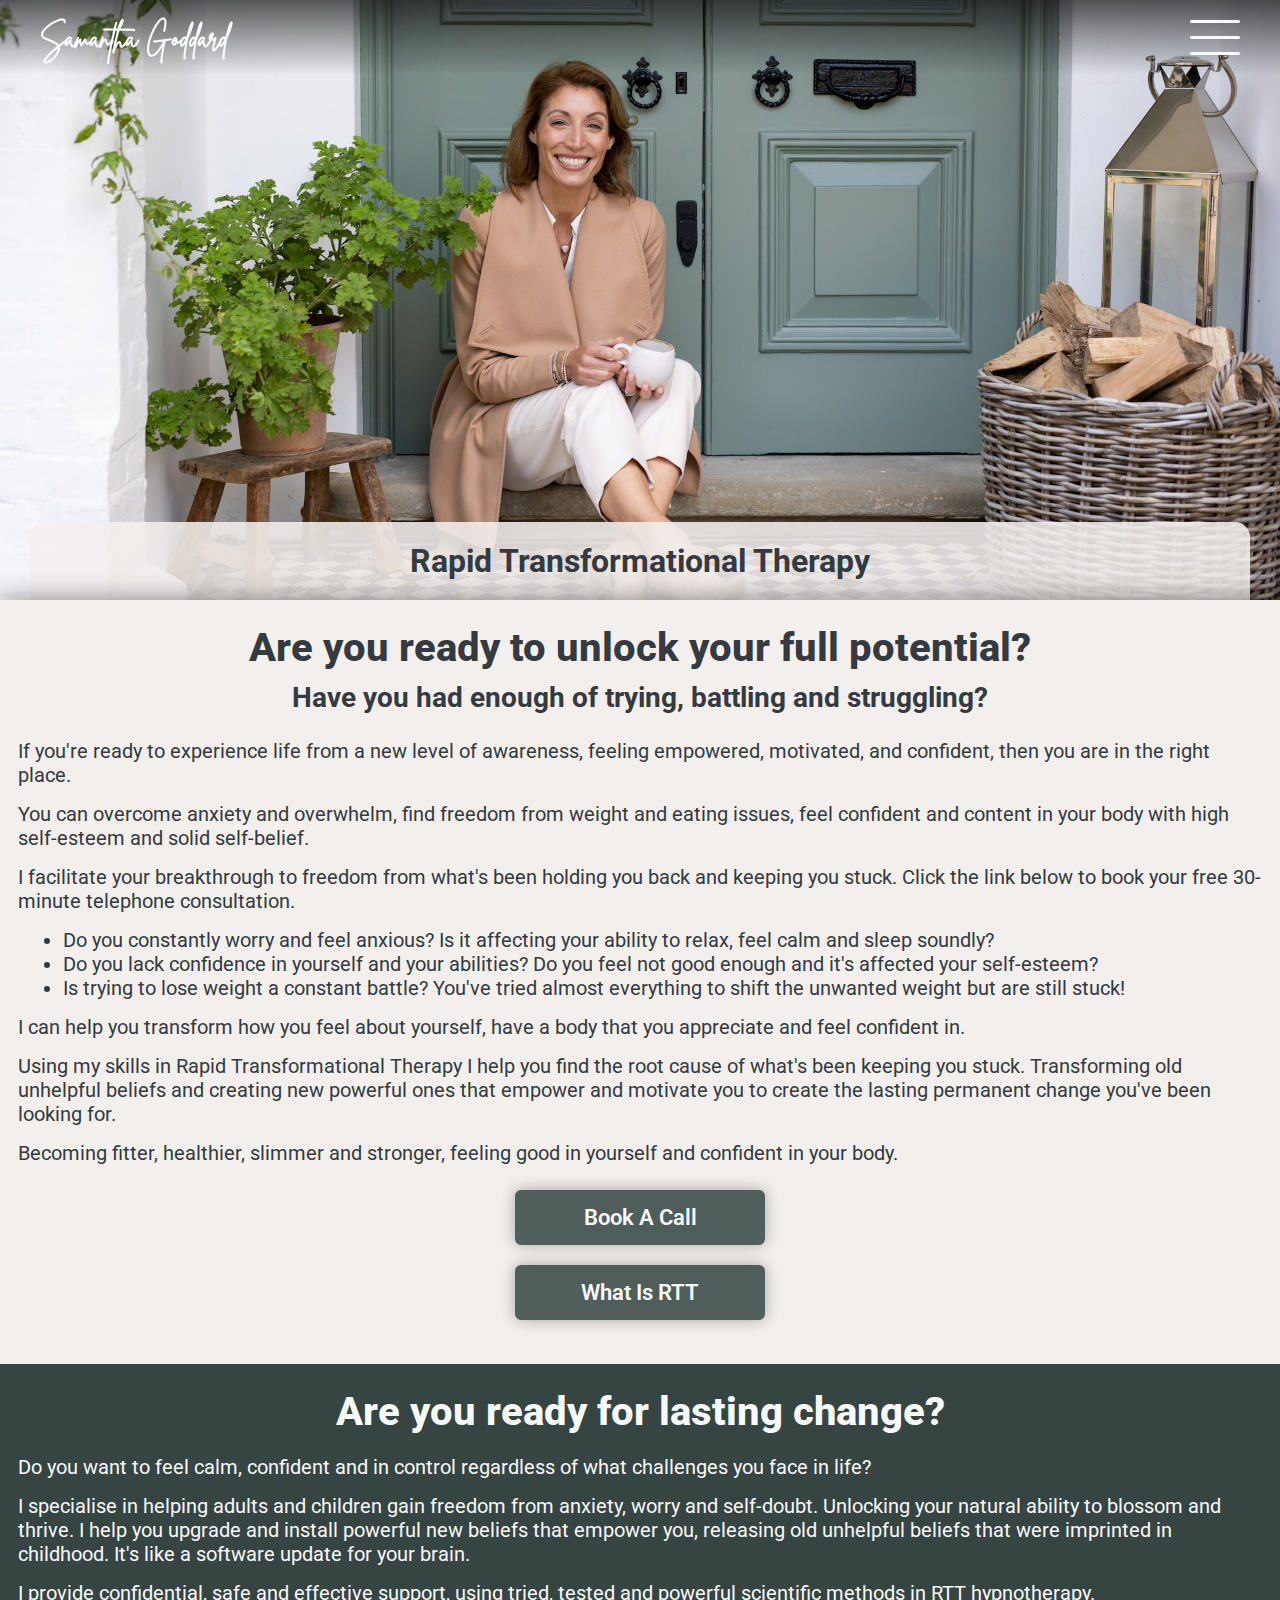
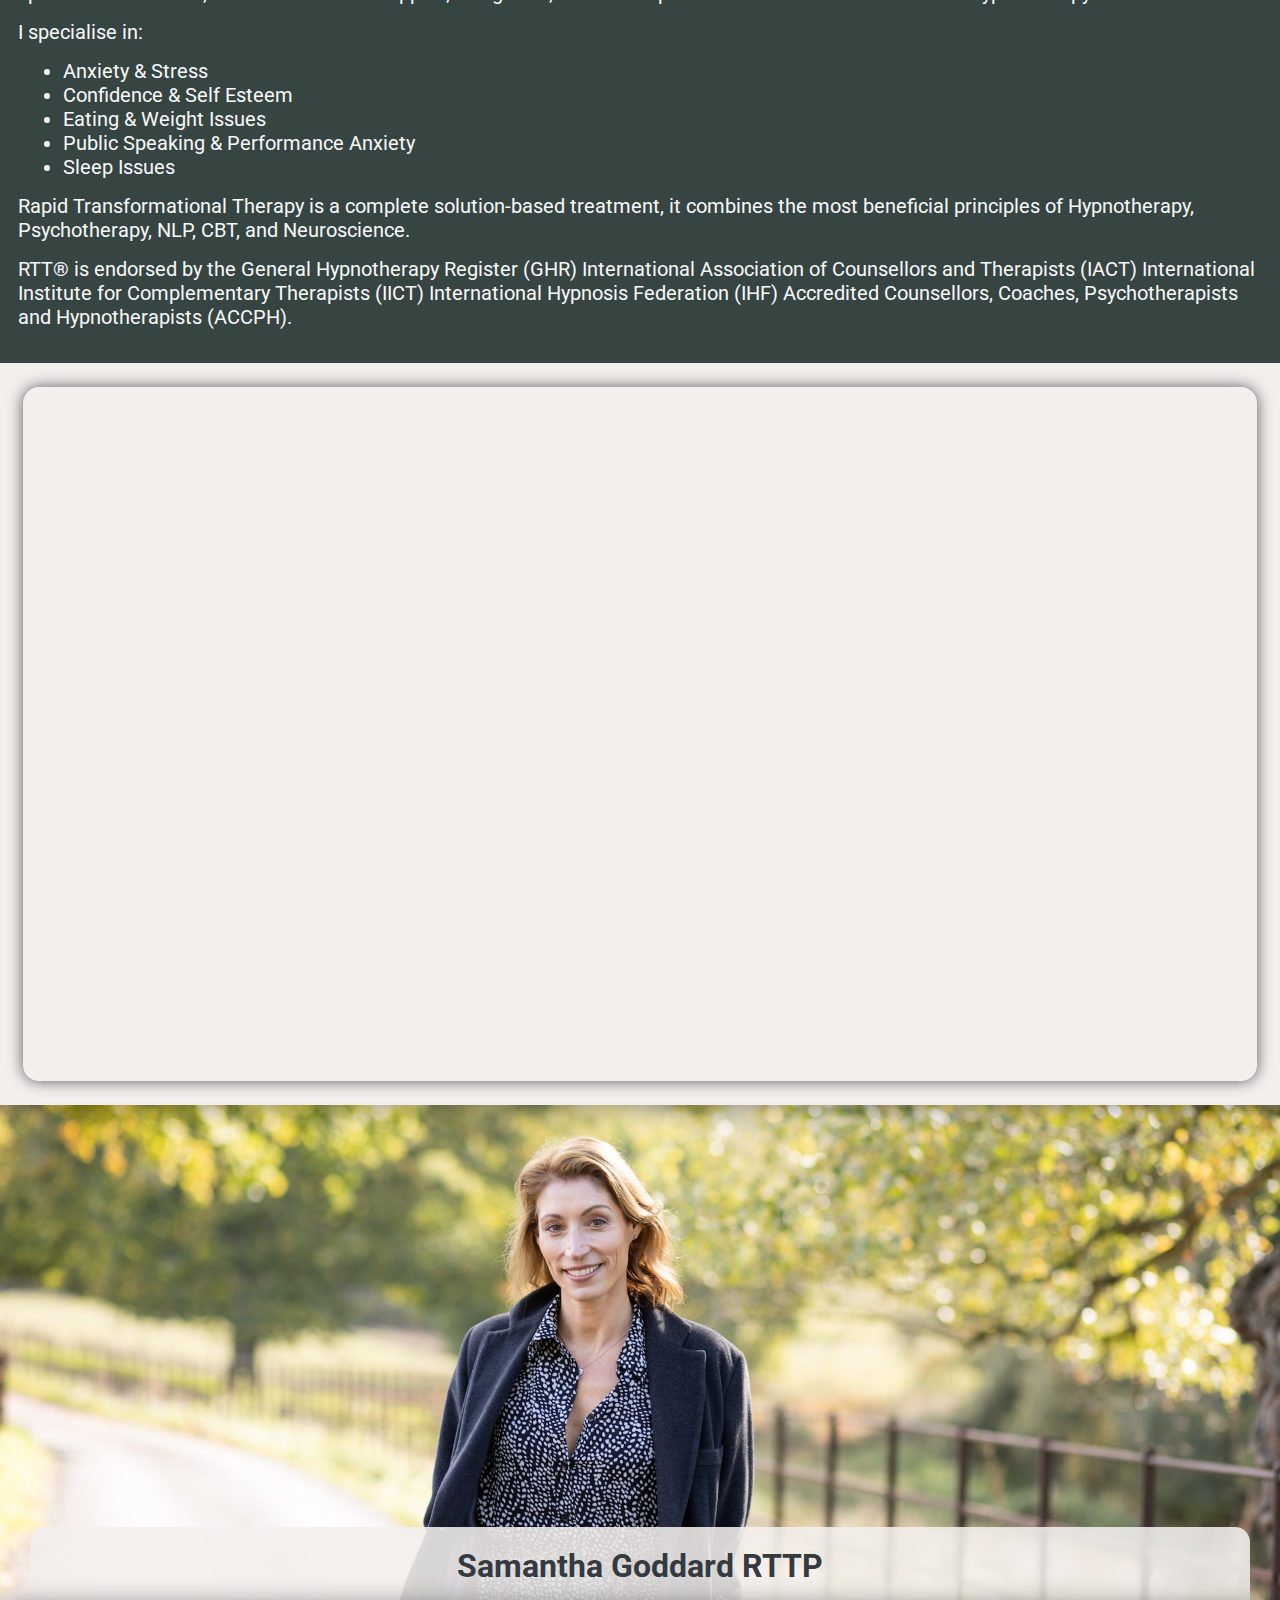
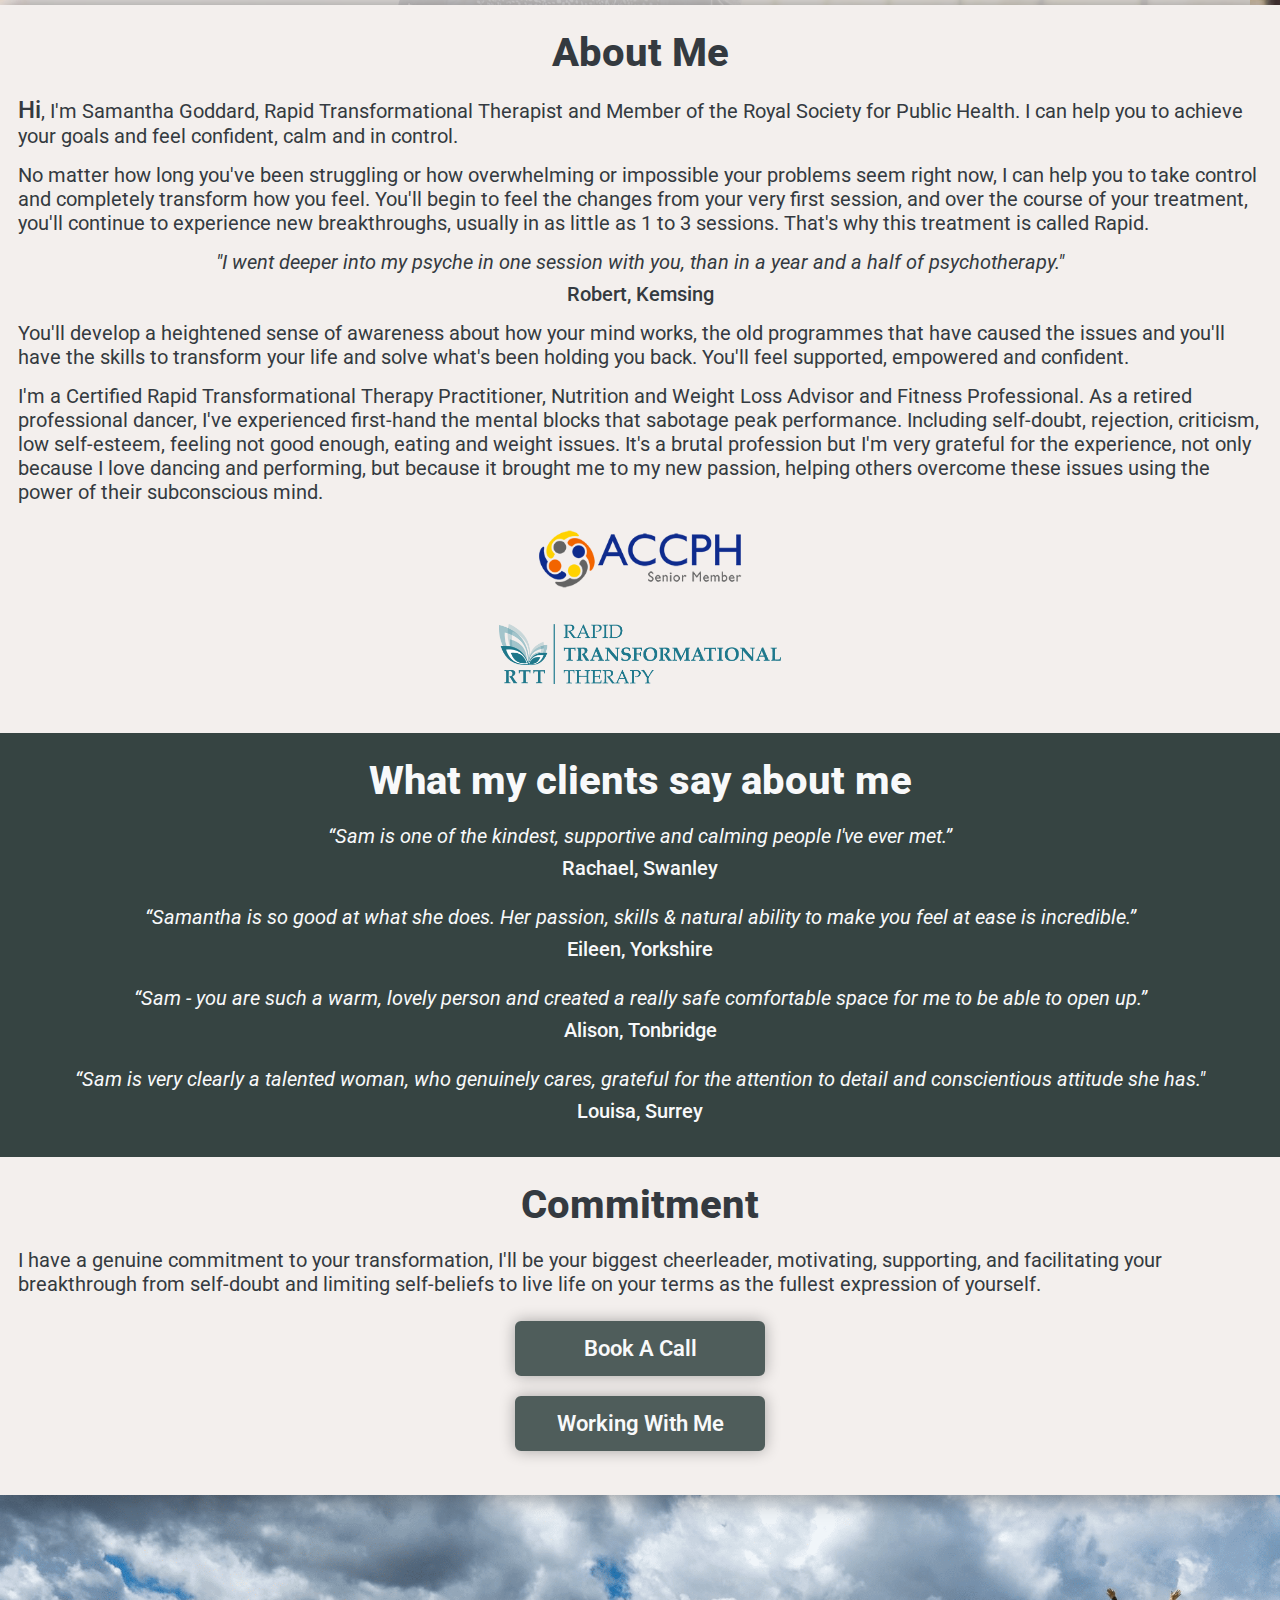
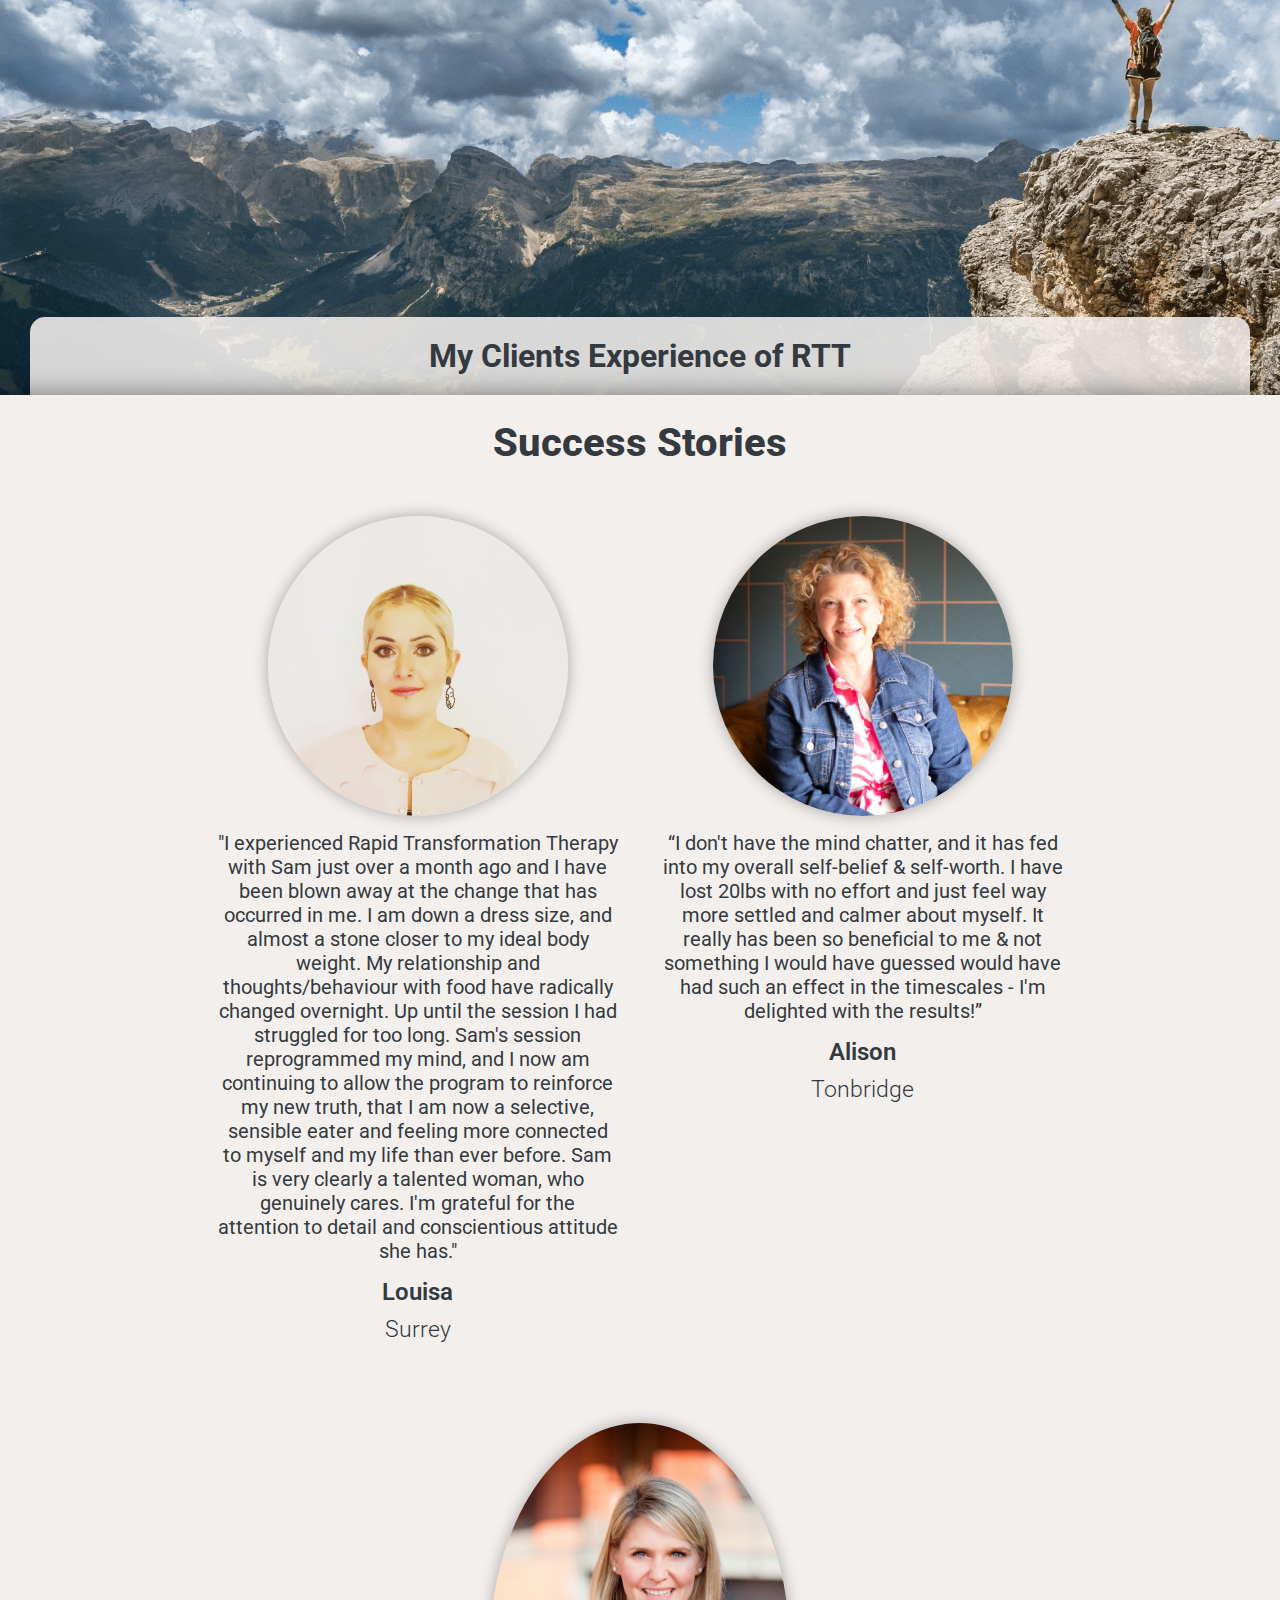
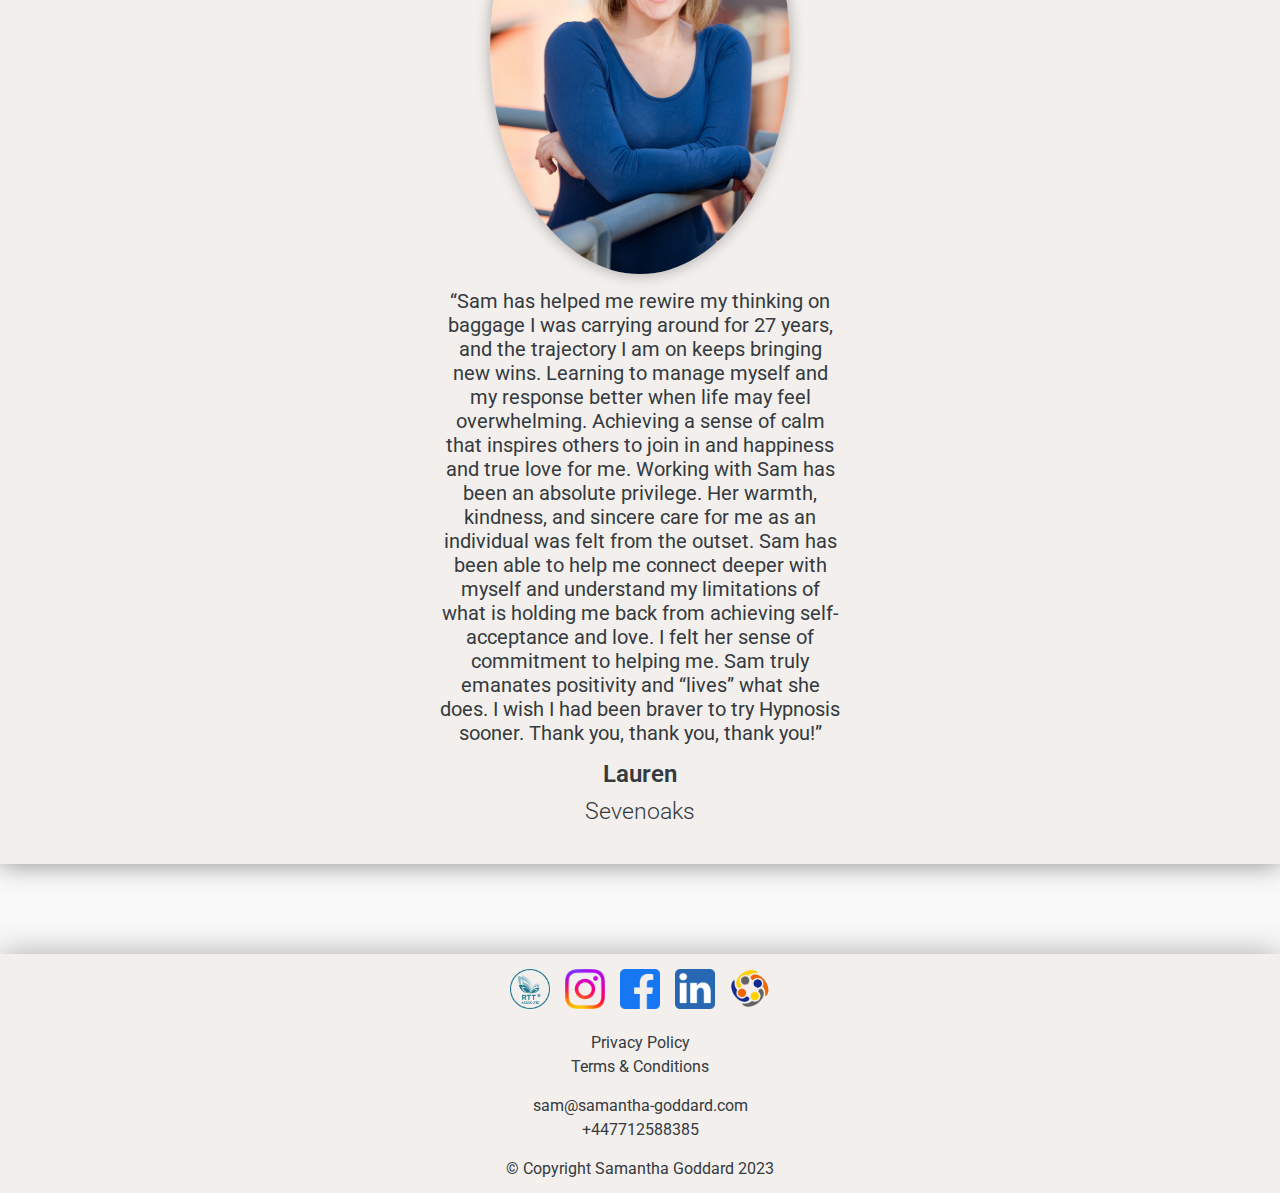
<file: index.html>
<!DOCTYPE html>
<html lang="en">
<head>
    <meta charset="UTF-8">
    <meta name="viewport" content="width=device-width, initial-scale=1.0">
    <title>Samantha Goddard | Rapid Transformational Therapist</title>
    <link rel="icon" type="image/x-icon" href="./img/favicon.ico">
    <link rel="stylesheet" href="./css/style.css">
</head>
<body>
    <nav class="navbar">
        <div class="nav-item">
            <a href="#">
                <h1 class="logo">Samantha Goddard</h1>
            </a>
        </div>
        <div class="nav-item">
            <div class="menu">
                <div class="menu-wrapper">
                    <span></span>
                    <span></span>
                    <span></span>
                </div>
                <div class="dropdown-container">
                    <ul class="dropdown">
                        <li><a href="#">Home</a></li>
                        <li><a href="./pages/whatisrtt.html">What Is RTT</a></li>
                        <li><a href="./pages/workingwithme.html">Working With Me</a></li>
                        <li><a href="./pages/audios.html">Audios</a></li>
                        <li><a href="./pages/contact.html">Contact</a></li>
                    </ul>
                </div>
            </div>
        </div>
    </nav>

    <div class="hero">
        <div class="text-container">
            <h1>Rapid Transformational Therapy</h1>
        </div>
    </div>
    
    <div class="section-container">
        <section>
            <h1 class="title">Are you ready to unlock your full potential?</h1>
            <h3 class="subtitle">Have you had enough of trying, battling and struggling?</h3>
            <div class="content">
                <p>If you're ready to experience life from a new level of awareness, feeling empowered, motivated, and confident, then you are in the right place.</p>
                <p>You can overcome anxiety and overwhelm, find freedom from weight and eating issues, feel confident and content in your body with high self-esteem and solid self-belief.</p>
                <p>I facilitate your breakthrough to freedom from what's been holding you back and keeping you stuck. Click the link below to book your free 30-minute telephone consultation.</p>
                <ul>
                    <li>Do you constantly worry and feel anxious? Is it affecting your ability to relax, feel calm and sleep soundly?</li>
                    <li>Do you lack confidence in yourself and your abilities? Do you feel not good enough and it's affected your self-esteem?</li>
                    <li>Is trying to lose weight a constant battle? You've tried almost everything to shift the unwanted weight but are still stuck!</li>
                </ul>
                <p>I can help you transform how you feel about yourself, have a body that you appreciate and feel confident in.</p>
                <p>Using my skills in Rapid Transformational Therapy I help you find the root cause of what's been keeping you stuck. Transforming old unhelpful beliefs and creating new powerful ones that empower and motivate you to create the lasting permanent change you've been looking for.</p>
                <p>Becoming fitter, healthier, slimmer and stronger, feeling good in yourself and confident in your body.</p>
                <div class="button-container">
                    <a href="https://app.10to8.com/book/speaktosam/" target="_blank">
                        <button type="button">Book A Call</button>
                    </a>
                    <a href="#home">
                        <button type="button">What Is RTT</button>
                    </a>
                </div>
            </div>
        </section>
        <section>
            <h1 class="title">Are you ready for lasting change?</h1>
            <div class="content">
                <p>Do you want to feel calm, confident and in control regardless of what challenges you face in life?</p>
                <p>I specialise in helping adults and children gain freedom from anxiety, worry and self-doubt. Unlocking your natural ability to blossom and thrive. I help you upgrade and install powerful new beliefs that empower you, releasing old unhelpful beliefs that were imprinted in childhood. It's like a software update for your brain.</p>
                <p>I provide confidential, safe and effective support, using tried, tested and powerful scientific methods in RTT hypnotherapy.</p>
                <p>I specialise in:</p>
                <ul>
                    <li>Anxiety &amp; Stress</li>
                    <li>Confidence &amp; Self Esteem</li>
                    <li>Eating &amp; Weight Issues</li>
                    <li>Public Speaking &amp; Performance Anxiety</li>
                    <li>Sleep Issues</li>
                </ul>
                <p>Rapid Transformational Therapy is a complete solution-based treatment, it combines the most beneficial principles of Hypnotherapy, Psychotherapy, NLP, CBT, and Neuroscience.</p>
                <p>RTT® is endorsed by the General Hypnotherapy Register (GHR) International Association of Counsellors and Therapists (IACT) International Institute for Complementary Therapists (IICT) International Hypnosis Federation (IHF) Accredited Counsellors, Coaches, Psychotherapists and Hypnotherapists (ACCPH).</p>
            </div>
        </section>
        <section>
            <div class="video-container">
                <iframe src="https://www.youtube.com/embed/h0vOz2r0TqY?controls=0&showinfo=0" frameborder="0" allow="accelerometer; autoplay; encrypted-media; gyroscope; picture-in-picture" allowfullscreen=""></iframe>
            </div>
        </section>
    </div>
    
    <div class="about">
        <div class="text-container">
            <h1>Samantha Goddard RTTP</h1>
        </div>
    </div>
    
    <div class="section-container">
        <section>
            <h1 class="title">About Me</h1>
            <div class="content">
                <p><big>Hi</big>, I'm Samantha Goddard, Rapid Transformational Therapist and Member of the Royal Society for Public Health. I can help you to achieve your goals and feel confident, calm and in control.</p>
                <p>No matter how long you've been struggling or how overwhelming or impossible your problems seem right now, I can help you to take control and completely transform how you feel. You'll begin to feel the changes from your very first session, and over the course of your treatment, you'll continue to experience new breakthroughs, usually in as little as 1 to 3 sessions. That's why this treatment is called Rapid.</p>
                <div class="comment-container">
                    <div class="comment">
                        <p><i>"I went deeper into my psyche in one session with you, than in a year and a half of psychotherapy."</i></p>
                        <b>Robert, Kemsing</b>
                    </div>
                </div>
                <p>You'll develop a heightened sense of awareness about how your mind works, the old programmes that have caused the issues and you'll have the skills to transform your life and solve what's been holding you back. You'll feel supported, empowered and confident.</p>
                <p>I'm a Certified Rapid Transformational Therapy Practitioner, Nutrition and Weight Loss Advisor and Fitness Professional. As a retired professional dancer, I've experienced first-hand the mental blocks that sabotage peak performance. Including self-doubt, rejection, criticism, low self-esteem, feeling not good enough, eating and weight issues. It's a brutal profession but I'm very grateful for the experience, not only because I love dancing and performing, but because it brought me to my new passion, helping others overcome these issues using the power of their subconscious mind.</p>
                <div class="logo-container">
                    <a href="https://www.accph.org.uk/england/sevenoaks/therapists-and-coaches/samantha-goddard" target="_blank">
                        <img src="./img/accph-senior-member-logo.png" alt="ACCPH">
                    </a>
                    <a href="https://professionals.rtt.com/professionals/samantha-goddard/" target="_blank">
                        <img src="./img/rtt-logo.png" alt="Rapid Transformational Therapy">
                    </a>
                </div>
            </div>
        </section>
        <section>
            <h1 class="title">What my clients say about me</h1>
            <div class="content">
                <div class="comment-container">
                    <div class="comment">
                        <p><i>“Sam is one of the kindest, supportive and calming people I've ever met.”</i></p>
                        <b>Rachael, Swanley</b>
                    </div>
                    <div class="comment">
                        <p><i>“Samantha is so good at what she does. Her passion, skills &amp; natural ability to make you feel at ease is incredible.”</i></p>
                        <b>Eileen, Yorkshire</b>
                    </div>
                    <div class="comment">
                        <p><i>“Sam - you are such a warm, lovely person and created a really safe comfortable space for me to be able to open up.”</i></p>
                        <b>Alison, Tonbridge</b>
                    </div>
                    <div class="comment">
                        <p><i>“Sam is very clearly a talented woman, who genuinely cares, grateful for the attention to detail and conscientious attitude she has."</i></p>
                        <b>Louisa, Surrey</b>
                    </div>
                </div>
            </div>
        </section>
        <section>
            <h1 class="title">Commitment</h1>
            <div class="content">
                <p>I have a genuine commitment to your transformation, I'll be your biggest cheerleader, motivating, supporting, and facilitating your breakthrough from self-doubt and limiting self-beliefs to live life on your terms as the fullest expression of yourself.</p>
                <div class="button-container">
                    <a href="https://app.10to8.com/book/speaktosam/" target="_blank">
                        <button type="button" class="button">Book A Call</button>
                    </a>
                    <a href="./workingwithme">
                        <button type="button" class="button">Working With Me</button>
                    </a>
                </div>
            </div>
        </section>
    </div>
    
    <div class="successstories">
        <div class="text-container">
            <h1>My Clients Experience of RTT</h1>
        </div>
    </div>
    
    <div class="section-container">
        <section>
            <h1 class="title">Success Stories</h1>
            <div class="content">
                <div class="success-story-container">
                    <div class="success-story-item">
                        <img src="./img/louisa.jpg" alt="Louisa">
                        <p>"I experienced Rapid Transformation Therapy with Sam just over a month ago and I have been blown away at the change that has occurred in me. I am down a dress size, and almost a stone closer to my ideal body weight. My relationship and thoughts/behaviour with food have radically changed overnight. Up until the session I had struggled for too long. Sam's session reprogrammed my mind, and I now am continuing to allow the program to reinforce my new truth, that I am now a selective, sensible eater and feeling more connected to myself and my life than ever before. Sam is very clearly a talented woman, who genuinely cares. I'm grateful for the attention to detail and conscientious attitude she has."</p>
                        <p class="name">Louisa</p>
                        <p class="location">Surrey</p>
                    </div>
                    <div class="success-story-item">
                        <img src="./img/alison.jpg" alt="Alison">
                        <p>“I don't have the mind chatter, and it has fed into my overall self-belief &amp; self-worth. I have lost 20lbs with no effort and just feel way more settled and calmer about myself. It really has been so beneficial to me &amp; not something I would have guessed would have had such an effect in the timescales - I'm delighted with the results!”</p>
                        <p class="name">Alison</p>
                        <p class="location">Tonbridge</p>
                    </div>
                    <div class="success-story-item">
                        <img src="./img/lauren.jpeg" alt="Lauren">
                        <p>“Sam has helped me rewire my thinking on baggage I was carrying around for 27 years, and the trajectory I am on keeps bringing new wins. Learning to manage myself and my response better when life may feel overwhelming. Achieving a sense of calm that inspires others to join in and happiness and true love for me. Working with Sam has been an absolute privilege. Her warmth, kindness, and sincere care for me as an individual was felt from the outset. Sam has been able to help me connect deeper with myself and understand my limitations of what is holding me back from achieving self-acceptance and love. I felt her sense of commitment to helping me. Sam truly emanates positivity and “lives” what she does. I wish I had been braver to try Hypnosis sooner. Thank you, thank you, thank you!”</p>
                        <p class="name">Lauren</p>
                        <p class="location">Sevenoaks</p>
                    </div>
                </div>
            </div>
        </section>
    </div>

    <footer>
        <div class="footer-main-wrapper">
            <div class="footer-item-socials">
                <ul class="socials">
                    <li>
                        <a href="https://professionals.rtt.com/professionals/samantha-goddard/" target="_blank">
                            <img src="./img/rtt-associate-logo.png" alt="RTT">
                        </a>
                    </li>
                    <li>
                        <a href="https://www.instagram.com/samantha.goddard/" target="_blank">
                            <img src="./img/instagram.png" alt="Instagram">
                        </a>
                    </li>
                    <li>
                        <a href="https://www.facebook.com/samanthagoddardRTTP" target="_blank">
                            <img src="./img/facebook.png" alt="Instagram">
                        </a>
                    </li>
                    <li>
                        <a href="https://www.linkedin.com/in/samanthagoddardrtt" target="_blank">
                            <img src="./img/linkedin.png" alt="Instagram">
                        </a>
                    </li>
                    <li>
                        <a href="https://www.accph.org.uk/england/sevenoaks/therapists-and-coaches/samantha-goddard"
                            target="_blank">
                            <img src="./img/accph-logo.png" alt="ACCPH">
                        </a>
                    </li>
                </ul>
            </div>
            <div class="footer-item">
                <ul class="info">
                    <li>
                        <a href="#">Privacy Policy</a>
                    </li>
                    <li>
                        <a href="https://form.jotform.com/SamGoddard/consent-form" target="_blank">Terms &amp; Conditions</a>
                    </li>
                </ul>
            </div>
            <div class="footer-item">
                <ul>
                    <li><a href="mailto:sam@samantha-goddard.com">sam@samantha-goddard.com</a></li>
                    <li><a href="tel:+447712588385">+447712588385</a></li>
                </ul>
            </div>
            <p>&copy; Copyright Samantha Goddard 2023</p>
        </div>
    
        <!-- <div class="container">
            <div class="row">
                <div class="footer-col">
                <h4>company</h4>
                <ul>
                    <li><a href="#">about us</a></li>
                    <li><a href="#">our services</a></li>
                    <li><a href="#">privacy policy</a></li>
                    <li><a href="#">affiliate program</a></li>
                </ul>
                </div>
                <div class="footer-col">
                <h4>get help</h4>
                <ul>
                    <li><a href="#">FAQ</a></li>
                    <li><a href="#">shipping</a></li>
                    <li><a href="#">returns</a></li>
                    <li><a href="#">order status</a></li>
                    <li><a href="#">payment options</a></li>
                </ul>
                </div>
                <div class="footer-col">
                <h4>online shop</h4>
                <ul>
                    <li><a href="#">watch</a></li>
                    <li><a href="#">bag</a></li>
                    <li><a href="#">shoes</a></li>
                    <li><a href="#">dress</a></li>
                </ul>
                </div>
            </div>
            </div> -->
    </footer>

    <script src="./js/script.js"></script>
</body>
</html>
</file>
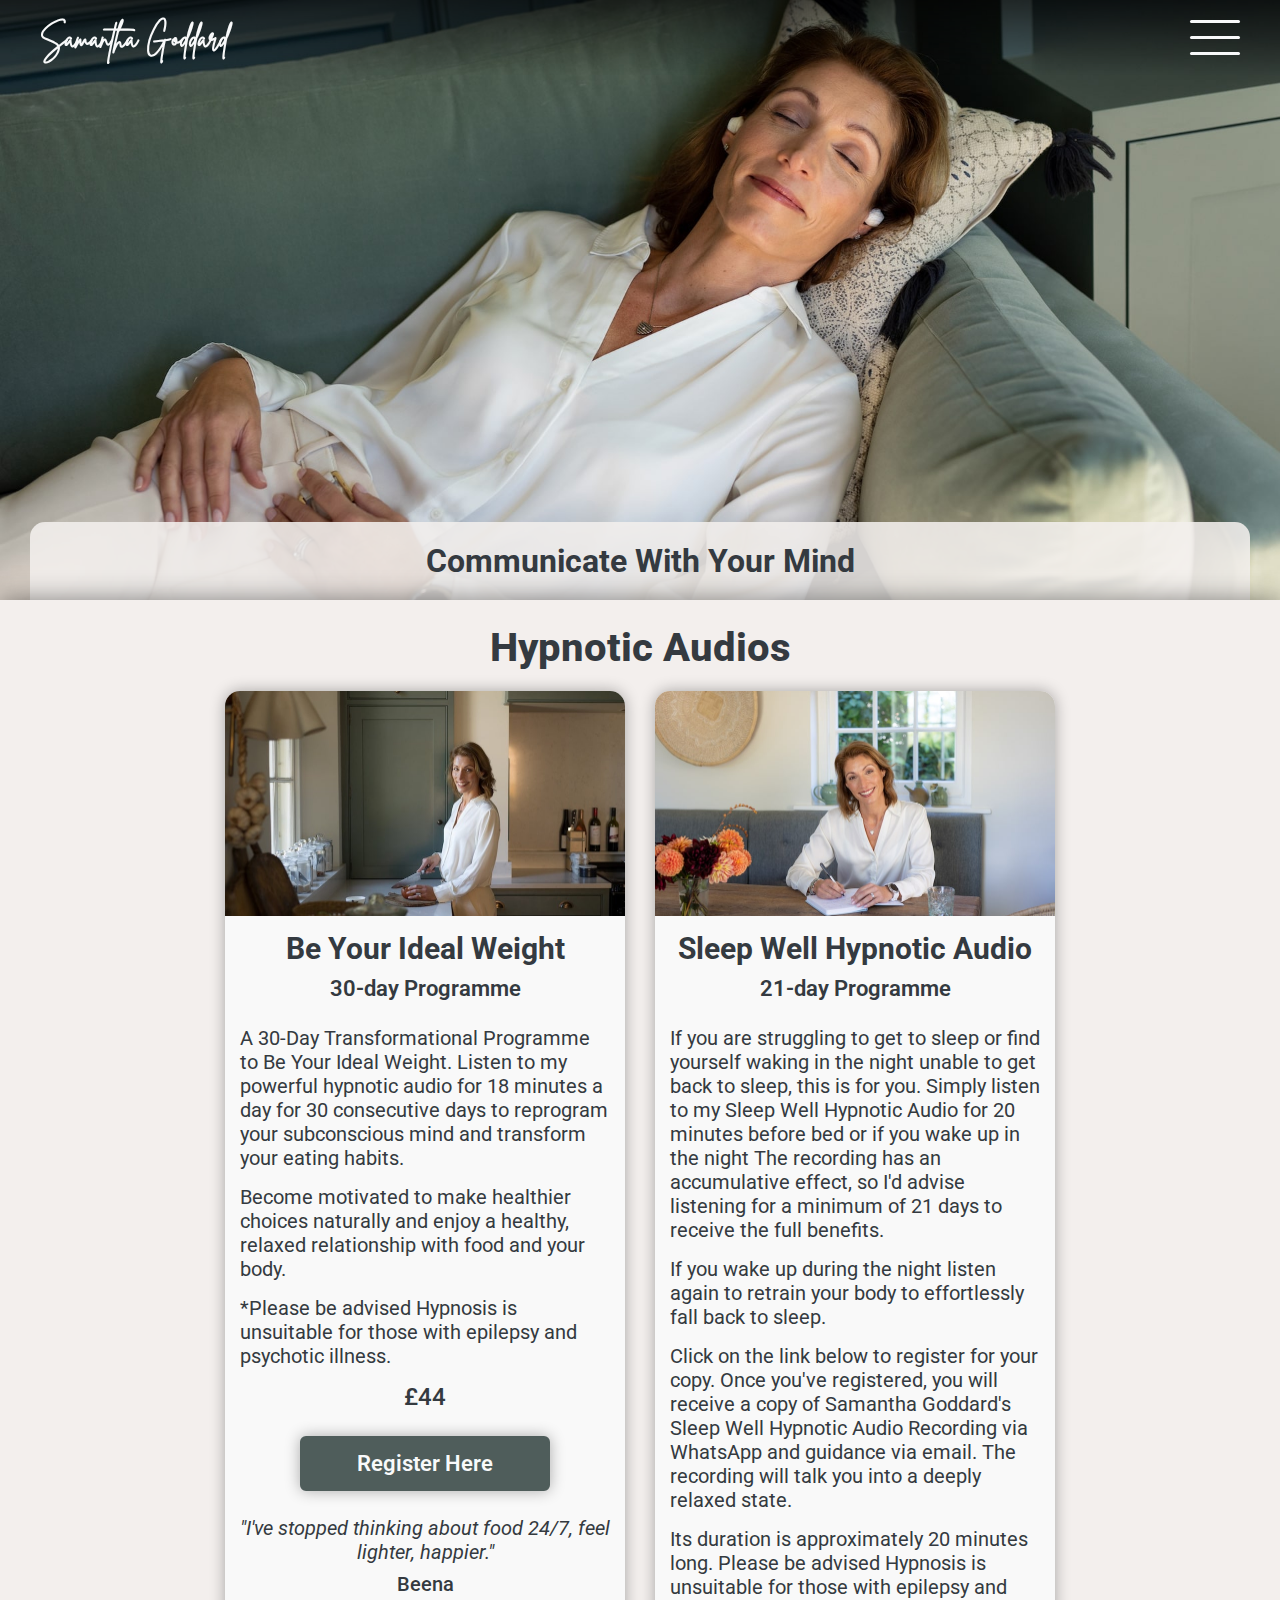
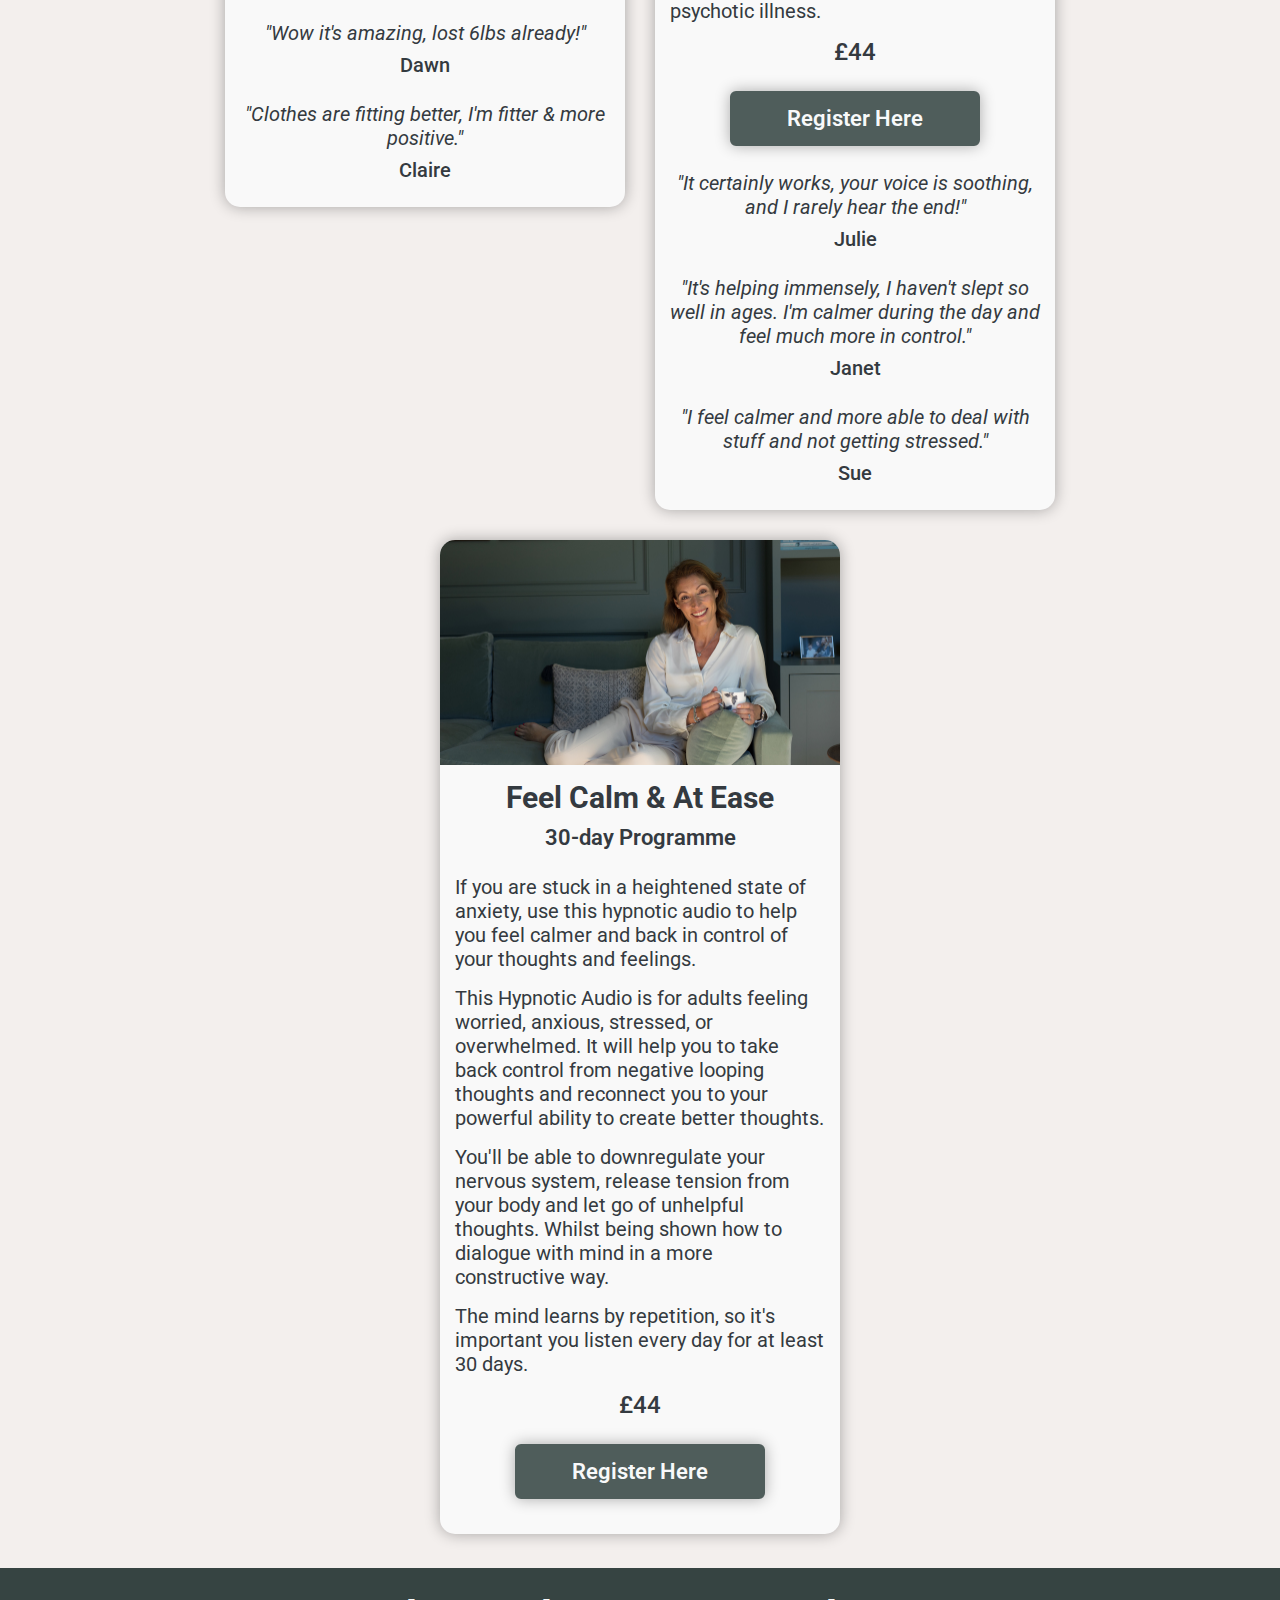
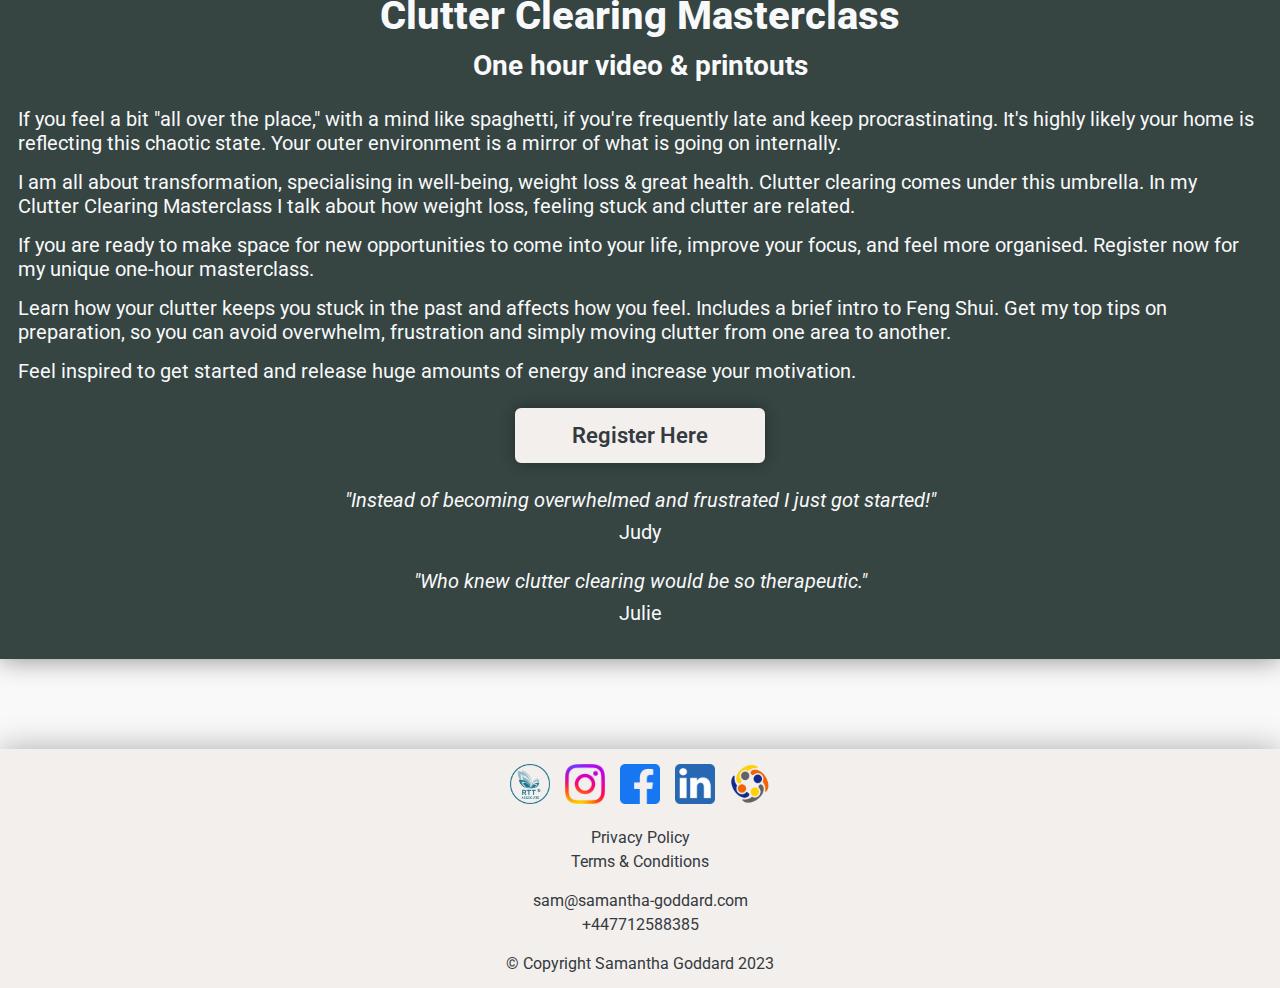
<file: pages/audios.html>
<!DOCTYPE html>
<html lang="en">
<head>
    <meta charset="UTF-8">
    <meta name="viewport" content="width=device-width, initial-scale=1.0">
    <title>Samantha Goddard | Rapid Transformational Therapist | Audios</title>
    <link rel="icon" type="image/x-icon" href="../img/favicon.ico">
    <link rel="stylesheet" href="../css/style.css">
</head>
<body>
    <nav class="navbar">
        <div class="nav-item">
            <a href="#">
                <h1 class="logo">Samantha Goddard</h1>
            </a>
        </div>
        <div class="nav-item">
            <div class="menu">
                <div class="menu-wrapper">
                    <span></span>
                    <span></span>
                    <span></span>
                </div>
                <div class="dropdown-container">
                    <ul class="dropdown">
                        <li><a href="../index.html">Home</a></li>
                        <li><a href="./whatisrtt.html">What Is RTT</a></li>
                        <li><a href="./workingwithme.html">Working With Me</a></li>
                        <li><a href="#">Audios</a></li>
                        <li><a href="./contact.html">Contact</a></li>
                    </ul>
                </div>
            </div>
        </div>
    </nav>

    <div class="audios">
        <div class="text-container">
            <h1>Communicate With Your Mind</h1>
        </div>
    </div>
    
    <div class="section-container">
        <section>
            <h1 class="title">Hypnotic Audios</h1>
            <div class="content">
                <div class="card-container">
                    <div class="card">
                        <img src="../img/apple.jpg" alt="">
                        <h1 class="title">Be Your Ideal Weight</h1>
                        <h3 class="subtitle">30-day Programme</h3>
                        <div class="content">
                            <p>A 30-Day Transformational Programme to Be Your Ideal Weight. Listen to my powerful hypnotic audio for 18 minutes a day for 30 consecutive days to reprogram your subconscious mind and transform your eating habits.</p>
                            <p>Become motivated to make healthier choices naturally and enjoy a healthy, relaxed relationship with food and your body.</p>
                            <p>*Please be advised Hypnosis is unsuitable for those with epilepsy and psychotic illness.</p>
                            <p class="price"><big>£44</big></p>
                            <div class="button-container">
                                <a href="https://form.jotform.com/SamGoddard/beyouridealweight" target="_blank">
                                    <button type="button" class="button">Register Here</button>
                                </a>
                            </div>
                            <div class="comment-container">
                                <div class="comment">
                                    <p><i>"I've stopped thinking about food 24/7, feel lighter, happier."</i></p>
                                    <b>Beena</b>
                                </div>
                                <div class="comment">
                                    <p><i>"Wow it's amazing, lost 6lbs already!"</i></p>
                                    <b>Dawn</b>
                                </div>
                                <div class="comment">
                                    <p><i>"Clothes are fitting better, I'm fitter &amp; more positive."</i></p>
                                    <b>Claire</b>
                                </div>
                            </div>
                        </div>
                    </div>
                    <div class="card">
                        <img src="../img/notebook.jpg" alt="">
                        <h1 class="title">Sleep Well Hypnotic Audio</h1>
                        <h3 class="subtitle">21-day Programme</h3>
                        <div class="content">
                            <p>If you are struggling to get to sleep or find yourself waking in the night unable to get back to sleep, this is for you. Simply listen to my Sleep Well Hypnotic Audio for 20 minutes before bed or if you wake up in the night The recording has an accumulative effect, so I'd advise listening for a minimum of 21 days to receive the full benefits.</p>
                            <p>If you wake up during the night listen again to retrain your body to effortlessly fall back to sleep.</p>
                            <p>Click on the link below to register for your copy. Once you've registered, you will receive a copy of Samantha Goddard's Sleep Well Hypnotic Audio Recording via WhatsApp and guidance via email. The recording will talk you into a deeply relaxed state.</p>
                            <p>Its duration is approximately 20 minutes long. Please be advised Hypnosis is unsuitable for those with epilepsy and psychotic illness.</p>
                            <p class="price"><big>£44</big></p>
                            <div class="button-container">
                                <a href="https://form.jotform.com/SamGoddard/sleepwell" target="_blank">
                                    <button type="button" class="button">Register Here</button>
                                </a>
                            </div>
                            <div class="comment-container">
                                <div class="comment">
                                    <p><i>"It certainly works, your voice is soothing, and I rarely hear the end!"</i></p>
                                    <b>Julie</b>
                                </div>
                                <div class="comment">
                                    <p><i>"It's helping immensely, I haven't slept so well in ages. I'm calmer during the day and feel much more in control."</i></p>
                                    <b>Janet</b>
                                </div>
                                <div class="comment">
                                    <p><i>"I feel calmer and more able to deal with stuff and not getting stressed."</i></p>
                                    <b>Sue</b>
                                </div>
                            </div>
                        </div>
                    </div>
                    <div class="card">
                        <img src="../img/anxiety-help-hypnosis.jpg" alt="">
                        <h1 class="title">Feel Calm &amp; At Ease</h1>
                        <h3 class="subtitle">30-day Programme</h3>
                        <div class="content">
                            <p>If you are stuck in a heightened state of anxiety, use this hypnotic audio to help you feel calmer and back in control of your thoughts and feelings.</p>
                            <p>This Hypnotic Audio is for adults feeling worried, anxious, stressed, or overwhelmed. It will help you to take back control from negative looping thoughts and reconnect you to your powerful ability to create better thoughts.</p>
                            <p>You'll be able to downregulate your nervous system, release tension from your body and let go of unhelpful thoughts. Whilst being shown how to dialogue with mind in a more constructive way.</p>
                            <p>The mind learns by repetition, so it's important you listen every day for at least 30 days.</p>
                            <p class="price"><big>£44</big></p>
                            <div class="button-container">
                                <a href="https://form.jotform.com/SamGoddard/feel-calm" target="_blank">
                                    <button type="button" class="button">Register Here</button>
                                </a>
                            </div>
                        </div>
                    </div>
                </div>
            </div>
        </section>
        <section>
            <h1 class="title">Clutter Clearing Masterclass</h1>
            <h3 class="subtitle">One hour video &amp; printouts</h3>
            <div class="content">
                <p>If you feel a bit "all over the place," with a mind like spaghetti, if you're frequently late and keep procrastinating. It's highly likely your home is reflecting this chaotic state. Your outer environment is a mirror of what is going on internally.</p>
                <p>I am all about transformation, specialising in well-being, weight loss &amp; great health. Clutter clearing comes under this umbrella. In my Clutter Clearing Masterclass I talk about how weight loss, feeling stuck and clutter are related.</p>
                <p>If you are ready to make space for new opportunities to come into your life, improve your focus, and feel more organised. Register now for my unique one-hour masterclass.</p>
                <p>Learn how your clutter keeps you stuck in the past and affects how you feel. Includes a brief intro to Feng Shui. Get my top tips on preparation, so you can avoid overwhelm, frustration and simply moving clutter from one area to another.</p>
                <p>Feel inspired to get started and release huge amounts of energy and increase your motivation.</p>
                <div class="button-container">
                    <a href="https://buy.stripe.com/aEU02RfQU2tVfDO3ce" target="_blank">
                        <button type="button" class="button">Register Here</button>
                    </a>
                </div>
                <div class="comment-container">
                    <div class="comment">
                        <p><i>"Instead of becoming overwhelmed and frustrated I just got started!"</i></p>
                        <p>Judy</p>
                    </div>
                    <div class="comment">
                        <p><i>"Who knew clutter clearing would be so therapeutic."</i></p>
                        <p>Julie</p>
                    </div>
                </div>
            </div>
        </section>
    </div>

    <footer>
        <div class="footer-main-wrapper">
            <div class="footer-item-socials">
                <ul class="socials">
                    <li>
                        <a href="https://professionals.rtt.com/professionals/samantha-goddard/" target="_blank">
                            <img src="../img/rtt-associate-logo.png" alt="RTT">
                        </a>
                    </li>
                    <li>
                        <a href="https://www.instagram.com/samantha.goddard/" target="_blank">
                            <img src="../img/instagram.png" alt="Instagram">
                        </a>
                    </li>
                    <li>
                        <a href="https://www.facebook.com/samanthagoddardRTTP" target="_blank">
                            <img src="../img/facebook.png" alt="Instagram">
                        </a>
                    </li>
                    <li>
                        <a href="https://www.linkedin.com/in/samanthagoddardrtt" target="_blank">
                            <img src="../img/linkedin.png" alt="Instagram">
                        </a>
                    </li>
                    <li>
                        <a href="https://www.accph.org.uk/england/sevenoaks/therapists-and-coaches/samantha-goddard"
                            target="_blank">
                            <img src="../img/accph-logo.png" alt="ACCPH">
                        </a>
                    </li>
                </ul>
            </div>
            <div class="footer-item">
                <ul class="info">
                    <li>
                        <a href="#">Privacy Policy</a>
                    </li>
                    <li>
                        <a href="https://form.jotform.com/SamGoddard/consent-form" target="_blank">Terms &amp; Conditions</a>
                    </li>
                </ul>
            </div>
            <div class="footer-item">
                <ul>
                    <li><a href="mailto:sam@samantha-goddard.com">sam@samantha-goddard.com</a></li>
                    <li><a href="tel:+447712588385">+447712588385</a></li>
                </ul>
            </div>
            <p>&copy; Copyright Samantha Goddard 2023</p>
        </div>
    
        <!-- <div class="container">
            <div class="row">
                <div class="footer-col">
                <h4>company</h4>
                <ul>
                    <li><a href="#">about us</a></li>
                    <li><a href="#">our services</a></li>
                    <li><a href="#">privacy policy</a></li>
                    <li><a href="#">affiliate program</a></li>
                </ul>
                </div>
                <div class="footer-col">
                <h4>get help</h4>
                <ul>
                    <li><a href="#">FAQ</a></li>
                    <li><a href="#">shipping</a></li>
                    <li><a href="#">returns</a></li>
                    <li><a href="#">order status</a></li>
                    <li><a href="#">payment options</a></li>
                </ul>
                </div>
                <div class="footer-col">
                <h4>online shop</h4>
                <ul>
                    <li><a href="#">watch</a></li>
                    <li><a href="#">bag</a></li>
                    <li><a href="#">shoes</a></li>
                    <li><a href="#">dress</a></li>
                </ul>
                </div>
            </div>
            </div> -->
    </footer>

    <script src="../js/script.js"></script>
</body>
</html>
</file>
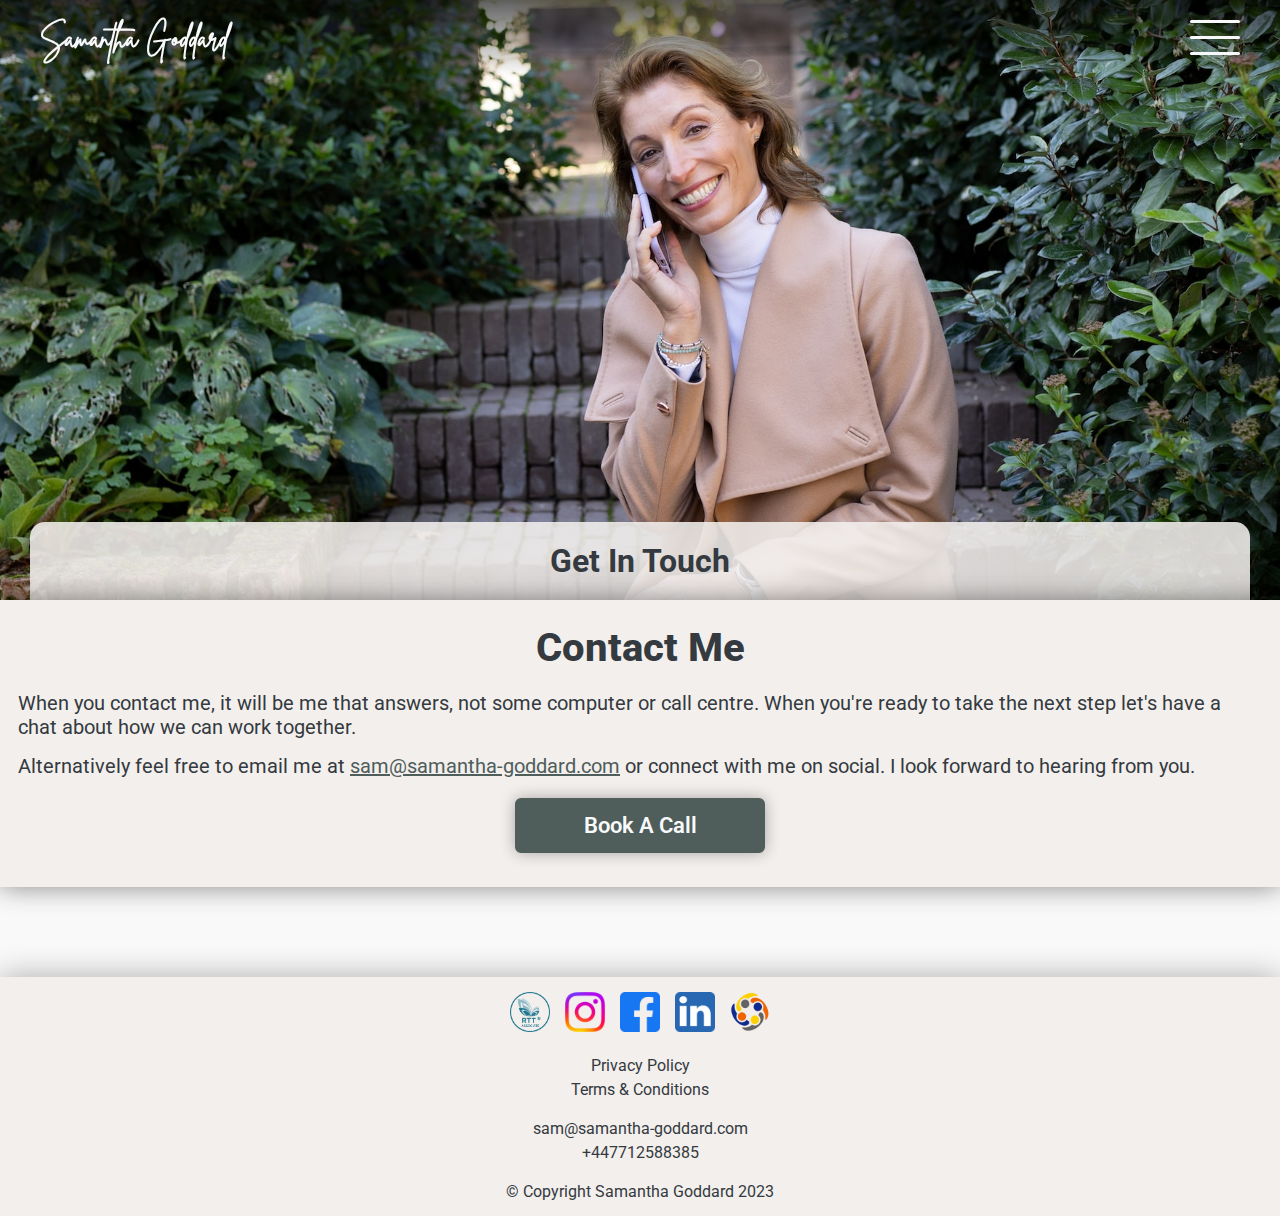
<file: pages/contact.html>
<!DOCTYPE html>
<html lang="en">
<head>
    <meta charset="UTF-8">
    <meta name="viewport" content="width=device-width, initial-scale=1.0">
    <title>Samantha Goddard | Rapid Transformational Therapist | Contact</title>
    <link rel="icon" type="image/x-icon" href="../img/favicon.ico">
    <link rel="stylesheet" href="../css/style.css">
</head>
<body>
    <nav class="navbar">
        <div class="nav-item">
            <a href="#">
                <h1 class="logo">Samantha Goddard</h1>
            </a>
        </div>
        <div class="nav-item">
            <div class="menu">
                <div class="menu-wrapper">
                    <span></span>
                    <span></span>
                    <span></span>
                </div>
                <div class="dropdown-container">
                    <ul class="dropdown">
                        <li><a href="../index.html">Home</a></li>
                        <li><a href="./whatisrtt.html">What Is RTT</a></li>
                        <li><a href="./workingwithme.html">Working With Me</a></li>
                        <li><a href="./audios.html">Audios</a></li>
                        <li><a href="#">Contact</a></li>
                    </ul>
                </div>
            </div>
        </div>
    </nav>

    <div class="contact">
        <div class="text-container">
            <h1>Get In Touch</h1>
        </div>
    </div>
    
    <div class="section-container">
        <section>
            <h1 class="title">Contact Me</h1>
            <div class="content">
                <p>When you contact me, it will be me that answers, not some computer or call centre. When you're ready to take the next step let's have a chat about how we can work together.</p>
    
                <p>Alternatively feel free to email me at <a href="mailto:sam@samantha-goddard.com">sam@samantha-goddard.com</a> or connect with me on social. I look forward to hearing from you.</p>
            </div>
            <div class="button-container">
                <a href="https://app.10to8.com/book/speaktosam/" target="_blank">
                    <button type="button" class="button">Book A Call</button>
                </a>
            </div>
        </section>
    </div>

    <footer>
        <div class="footer-main-wrapper">
            <div class="footer-item-socials">
                <ul class="socials">
                    <li>
                        <a href="https://professionals.rtt.com/professionals/samantha-goddard/" target="_blank">
                            <img src="../img/rtt-associate-logo.png" alt="RTT">
                        </a>
                    </li>
                    <li>
                        <a href="https://www.instagram.com/samantha.goddard/" target="_blank">
                            <img src="../img/instagram.png" alt="Instagram">
                        </a>
                    </li>
                    <li>
                        <a href="https://www.facebook.com/samanthagoddardRTTP" target="_blank">
                            <img src="../img/facebook.png" alt="Instagram">
                        </a>
                    </li>
                    <li>
                        <a href="https://www.linkedin.com/in/samanthagoddardrtt" target="_blank">
                            <img src="../img/linkedin.png" alt="Instagram">
                        </a>
                    </li>
                    <li>
                        <a href="https://www.accph.org.uk/england/sevenoaks/therapists-and-coaches/samantha-goddard"
                            target="_blank">
                            <img src="../img/accph-logo.png" alt="ACCPH">
                        </a>
                    </li>
                </ul>
            </div>
            <div class="footer-item">
                <ul class="info">
                    <li>
                        <a href="#">Privacy Policy</a>
                    </li>
                    <li>
                        <a href="https://form.jotform.com/SamGoddard/consent-form" target="_blank">Terms &amp; Conditions</a>
                    </li>
                </ul>
            </div>
            <div class="footer-item">
                <ul>
                    <li><a href="mailto:sam@samantha-goddard.com">sam@samantha-goddard.com</a></li>
                    <li><a href="tel:+447712588385">+447712588385</a></li>
                </ul>
            </div>
            <p>&copy; Copyright Samantha Goddard 2023</p>
        </div>
    
        <!-- <div class="container">
            <div class="row">
                <div class="footer-col">
                <h4>company</h4>
                <ul>
                    <li><a href="#">about us</a></li>
                    <li><a href="#">our services</a></li>
                    <li><a href="#">privacy policy</a></li>
                    <li><a href="#">affiliate program</a></li>
                </ul>
                </div>
                <div class="footer-col">
                <h4>get help</h4>
                <ul>
                    <li><a href="#">FAQ</a></li>
                    <li><a href="#">shipping</a></li>
                    <li><a href="#">returns</a></li>
                    <li><a href="#">order status</a></li>
                    <li><a href="#">payment options</a></li>
                </ul>
                </div>
                <div class="footer-col">
                <h4>online shop</h4>
                <ul>
                    <li><a href="#">watch</a></li>
                    <li><a href="#">bag</a></li>
                    <li><a href="#">shoes</a></li>
                    <li><a href="#">dress</a></li>
                </ul>
                </div>
            </div>
            </div> -->
    </footer>

    <script src="../js/script.js"></script>
</body>
</html>
</file>
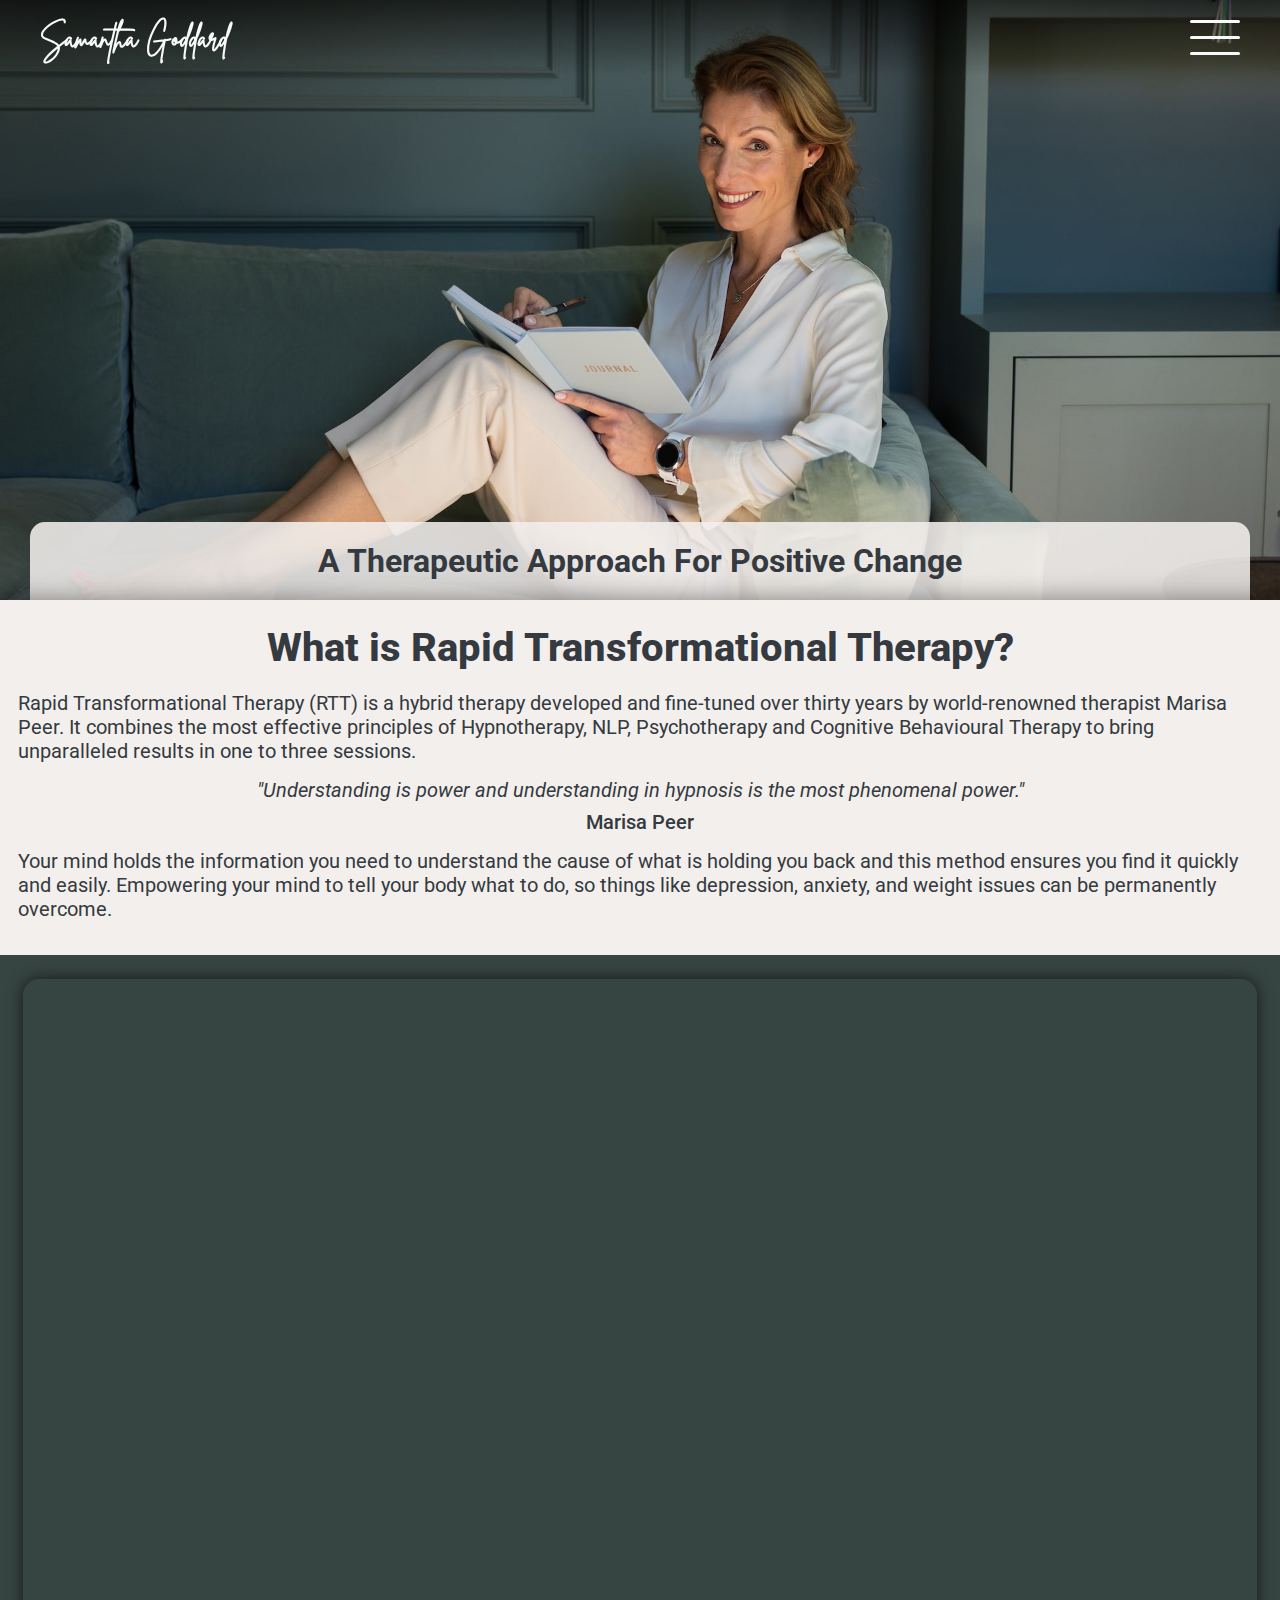
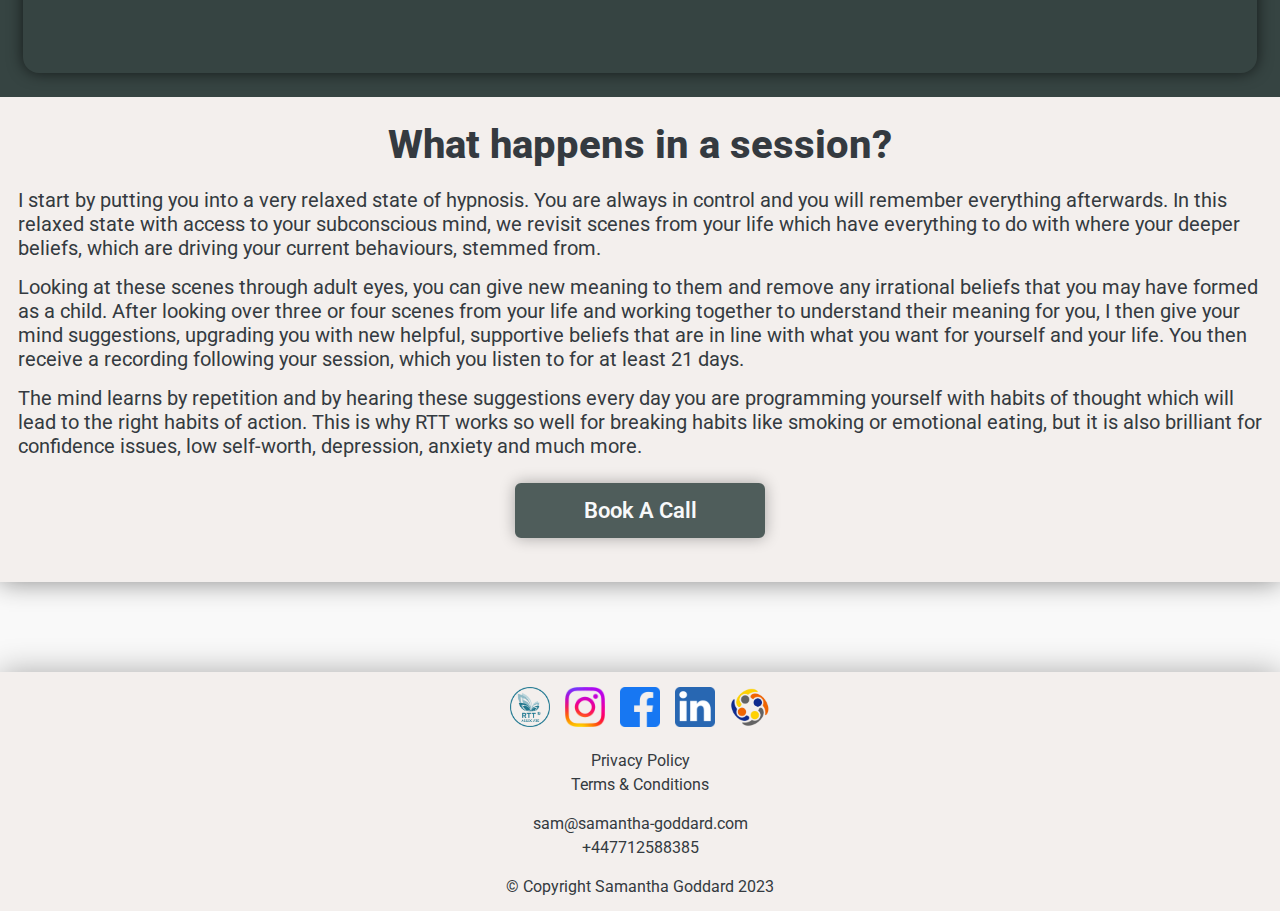
<file: pages/whatisrtt.html>
<!DOCTYPE html>
<html lang="en">
<head>
    <meta charset="UTF-8">
    <meta name="viewport" content="width=device-width, initial-scale=1.0">
    <title>Samantha Goddard | Rapid Transformational Therapist | What Is RTT?</title>
    <link rel="icon" type="image/x-icon" href="../img/favicon.ico">
    <link rel="stylesheet" href="../css/style.css">
</head>
<body>
    <nav class="navbar">
        <div class="nav-item">
            <a href="#">
                <h1 class="logo">Samantha Goddard</h1>
            </a>
        </div>
        <div class="nav-item">
            <div class="menu">
                <div class="menu-wrapper">
                    <span></span>
                    <span></span>
                    <span></span>
                </div>
                <div class="dropdown-container">
                    <ul class="dropdown">
                        <li><a href="../index.html">Home</a></li>
                        <li><a href="#">What Is RTT</a></li>
                        <li><a href="./workingwithme.html">Working With Me</a></li>
                        <li><a href="./audios.html">Audios</a></li>
                        <li><a href="./contact.html">Contact</a></li>
                    </ul>
                </div>
            </div>
        </div>
    </nav>

    <div class="whatisrtt">
        <div class="text-container">
            <h1>A Therapeutic Approach For Positive Change</h1>
        </div>
    </div>
    
    <div class="section-container">
        <section>
            <h1 class="title">What is Rapid Transformational Therapy?</h1>
            <div class="content">
                <p>Rapid Transformational Therapy (RTT) is a hybrid therapy developed and fine-tuned over thirty years by world-renowned therapist Marisa Peer. It combines the most effective principles of Hypnotherapy, NLP, Psychotherapy and Cognitive Behavioural Therapy to bring unparalleled results in one to three sessions.</p>
                <div class="comment-container">
                    <div class="comment">
                        <p><i>"Understanding is power and understanding in hypnosis is the most phenomenal power."</i></p>
                        <b>Marisa Peer</b>
                    </div>
                </div>
                <p>Your mind holds the information you need to understand the cause of what is holding you back and this method ensures you find it quickly and easily. Empowering your mind to tell your body what to do, so things like depression, anxiety, and weight issues can be permanently overcome.</p>
            </div>
        </section>
        <section>
            <div class="video-container">
                <iframe src="https://www.youtube.com/embed/u80NerrMyxo?si=yreE2ZW91cW0Tnx5" frameborder="0" allow="accelerometer; autoplay; encrypted-media; gyroscope; picture-in-picture" allowfullscreen=""></iframe>
            </div>
        </section>
        <section>
            <h1 class="title">What happens in a session?</h1>
            <div class="content">
                <p>I start by putting you into a very relaxed state of hypnosis. You are always in control and you will remember everything afterwards. In this relaxed state with access to your subconscious mind, we revisit scenes from your life which have everything to do with where your deeper beliefs, which are driving your current behaviours, stemmed from.</p>
                <p>Looking at these scenes through adult eyes, you can give new meaning to them and remove any irrational beliefs that you may have formed as a child. After looking over three or four scenes from your life and working together to understand their meaning for you, I then give your mind suggestions, upgrading you with new helpful, supportive beliefs that are in line with what you want for yourself and your life. You then receive a recording following your session, which you listen to for at least 21 days.</p>
                <p>The mind learns by repetition and by hearing these suggestions every day you are programming yourself with habits of thought which will lead to the right habits of action. This is why RTT works so well for breaking habits like smoking or emotional eating, but it is also brilliant for confidence issues, low self-worth, depression, anxiety and much more.</p>
                <div class="button-container">
                    <a href="https://app.10to8.com/book/speaktosam/" target="_blank">
                        <button type="button" class="button">Book A Call</button>
                    </a>
                </div>
            </div>
        </section>
    </div>

    <footer>
        <div class="footer-main-wrapper">
            <div class="footer-item-socials">
                <ul class="socials">
                    <li>
                        <a href="https://professionals.rtt.com/professionals/samantha-goddard/" target="_blank">
                            <img src="../img/rtt-associate-logo.png" alt="RTT">
                        </a>
                    </li>
                    <li>
                        <a href="https://www.instagram.com/samantha.goddard/" target="_blank">
                            <img src="../img/instagram.png" alt="Instagram">
                        </a>
                    </li>
                    <li>
                        <a href="https://www.facebook.com/samanthagoddardRTTP" target="_blank">
                            <img src="../img/facebook.png" alt="Instagram">
                        </a>
                    </li>
                    <li>
                        <a href="https://www.linkedin.com/in/samanthagoddardrtt" target="_blank">
                            <img src="../img/linkedin.png" alt="Instagram">
                        </a>
                    </li>
                    <li>
                        <a href="https://www.accph.org.uk/england/sevenoaks/therapists-and-coaches/samantha-goddard"
                            target="_blank">
                            <img src="../img/accph-logo.png" alt="ACCPH">
                        </a>
                    </li>
                </ul>
            </div>
            <div class="footer-item">
                <ul class="info">
                    <li>
                        <a href="#">Privacy Policy</a>
                    </li>
                    <li>
                        <a href="https://form.jotform.com/SamGoddard/consent-form" target="_blank">Terms &amp; Conditions</a>
                    </li>
                </ul>
            </div>
            <div class="footer-item">
                <ul>
                    <li><a href="mailto:sam@samantha-goddard.com">sam@samantha-goddard.com</a></li>
                    <li><a href="tel:+447712588385">+447712588385</a></li>
                </ul>
            </div>
            <p>&copy; Copyright Samantha Goddard 2023</p>
        </div>
    
        <!-- <div class="container">
            <div class="row">
                <div class="footer-col">
                <h4>company</h4>
                <ul>
                    <li><a href="#">about us</a></li>
                    <li><a href="#">our services</a></li>
                    <li><a href="#">privacy policy</a></li>
                    <li><a href="#">affiliate program</a></li>
                </ul>
                </div>
                <div class="footer-col">
                <h4>get help</h4>
                <ul>
                    <li><a href="#">FAQ</a></li>
                    <li><a href="#">shipping</a></li>
                    <li><a href="#">returns</a></li>
                    <li><a href="#">order status</a></li>
                    <li><a href="#">payment options</a></li>
                </ul>
                </div>
                <div class="footer-col">
                <h4>online shop</h4>
                <ul>
                    <li><a href="#">watch</a></li>
                    <li><a href="#">bag</a></li>
                    <li><a href="#">shoes</a></li>
                    <li><a href="#">dress</a></li>
                </ul>
                </div>
            </div>
            </div> -->
    </footer>

    <script src="../js/script.js"></script>
</body>
</html>
</file>
<file: css/style.css>
@import url("https://fonts.googleapis.com/css2?family=Roboto:ital,wght@0,100;0,300;0,400;0,500;0,700;0,900;1,100;1,300;1,400;1,500;1,700;1,900&display=swap");

:root {
    --white: #F9F9F9;
    --off-white: #F3EfED;
    --gray-dark: #343a40;
    --text-light: #F8F9FA;
    --text-dark: #343A40;
    --teal-light: #4F5D5B;
    --teal-dark: #364442;
}

@font-face {
    font-family: Brittany;
    src: url("../fonts/BrittanySignature.ttf");
}

* {
    margin: 0;
    padding: 0;
    box-sizing: border-box;
    font-family: 'Roboto', sans-serif;
}

html,
body {
    width: 100%;
    scroll-behavior: smooth;
    background: var(--white);
    overflow-x: hidden;
}

/* -------------------- */
/* |  NAVBAR STYLING  | */
/* -------------------- */

nav.navbar {
    position: fixed;
    display: flex;
    align-items: center;
    justify-content: space-between;
    flex-direction: row;
    height: 75px;
    width: 100%;
    background: linear-gradient(to bottom, #000000A0, #00000000);
    padding-left: 20px;
    padding-right: 20px;
    z-index: 5;
    transition: 0.75s ease, background 2s ease, color 0.5s ease;
}

nav.navbar::before {
    content: "";
    position: absolute;
    top: 0;
    left: 0;
    width: 100%;
    height: 100%;
    box-shadow: 0px 0px 15px 10px #00000030;
    background: linear-gradient(to right, var(--teal-dark), var(--teal-light));
    color: var(--text-light);
    opacity: 0;
    z-index: 0;
    transition: 0.75s ease, background 2s ease, opacity 0.5s ease;
}

nav.navbar.scrolled::before {
    opacity: 5;
}

nav.navbar .nav-item {
    display: flex;
    align-items: center;
    justify-content: center;
    flex-direction: row;
    z-index: 2;
    margin-left: 20px;
    margin-right: 20px;
}

nav.navbar .nav-item a {
    text-decoration: none;
}

nav.navbar .nav-item a h1.logo {
    font-family: Brittany;
    font-size: 28px;
    color: var(--text-light);
    font-weight: 600;
}

nav.navbar .nav-item .menu {
    display: flex;
    align-items: center;
    justify-content: center;
}

nav.navbar .nav-item .menu .menu-wrapper {
    position: relative;
    display: flex;
	align-items: center;
	justify-content: space-between;
	flex-direction: column;
    width: 50px;
    height: 35px;
    z-index: 5;
}

nav.navbar .nav-item .menu .menu-wrapper span {
	width: 100%;
	height: 2.6px;
	background: var(--text-light);
	border-radius: 6px;
	transform: none;
	opacity: 1;
	transition: transform 0.25s ease, opacity 0.5s ease;
}

nav.navbar .nav-item .menu#inactive .menu-wrapper span:first-child {
	animation: rotate-out forwards;
	animation-duration: 1s;
}

nav.navbar .nav-item .menu#inactive .menu-wrapper span:nth-child(2) {
	animation: opacity-out forwards;
	animation-duration: 1s;
}

nav.navbar .nav-item .menu#inactive .menu-wrapper span:last-child {
	animation: rotate-flipped-out forwards;
	animation-duration: 1s;
}

nav.navbar .nav-item .menu#active .menu-wrapper span:first-child {
	animation: rotate-in forwards;
	animation-duration: 1s;
}

nav.navbar .nav-item .menu#active .menu-wrapper span:nth-child(2) {
	animation: opacity-in forwards;
	animation-duration: 1s;
}

nav.navbar .nav-item .menu#active .menu-wrapper span:last-child {
	animation: rotate-flipped-in forwards;
	animation-duration: 1s;
}

nav.navbar .nav-item .menu .dropdown-container {
    position: absolute;
    display: flex;
    align-items: center;
    justify-content: center;
    width: calc(100% - 100px);
    height: 0;
    top: 75px;
    left: 0;
    margin-left: 50px;
    margin-right: 50px;
    border-top-left-radius: 30px;
    border-top-right-radius: 30px;
    border-bottom-left-radius: 30px;
    border-bottom-right-radius: 30px;
    background: var(--off-white);
    box-shadow: -5px 5px 15px #00000050, 5px 5px 15px #00000050;
    transition: border 1.5s ease, height 1.5s ease, border-top-left-radius 1s ease, border-top-right-radius 1s ease, border-bottom-left-radius 1s ease, border-bottom-right-radius 1s ease;
}

nav.navbar.scrolled .nav-item .menu .dropdown-container {
    animation: none;
    border-bottom-left-radius: 15px;
    border-bottom-right-radius: 15px;
    border-top-left-radius: 0px;
    border-top-right-radius: 0px;
}

nav.navbar .nav-item .menu#inactive .dropdown-container {
    animation: dropdown-container-out forwards;
    animation-duration: 1s;
}

nav.navbar .nav-item .menu#active .dropdown-container {
    animation: dropdown-container-in forwards;
    animation-duration: 1s;
}

nav.navbar .nav-item .menu .dropdown-container ul {
    display: none;
    align-items: center;
    justify-content: space-evenly;
    flex-direction: column;
    width: 100%;
    height: 100%;
    padding-top: 30px;
    padding-bottom: 30px;
    border-radius: 30px;
    opacity: 0;
}

nav.navbar .nav-item .menu#inactive .dropdown-container ul {
    animation: dropdown-out forwards;
    animation-duration: 1s;
}

nav.navbar .nav-item .menu#active .dropdown-container ul {
    display: flex;
    animation: dropdown-in forwards;
    animation-duration: 1s;
}

nav.navbar .nav-item .menu .dropdown-container ul li {
    list-style: none;
}

nav.navbar .nav-item .menu .dropdown-container ul li a {
    position: relative;
    text-decoration: none;
    color: var(--text-dark);
    font-size: 24px;
    font-weight: 600;
}

nav.navbar .nav-item .menu .dropdown-container ul li a::after {
    content: "";
    position: absolute;
    left: 0;
    bottom: -2.5px;
    width: 100%;
    height: 3px;
    border-radius: 6px;
    background: var(--text-dark);
    transform: scaleX(0);
    transform-origin: right;
    transition: transform 0.5s ease;
    user-select: none;
    -webkit-user-select: none;
    -moz-user-select: none;
}

nav.navbar .nav-item .menu .dropdown-container ul li a:hover::after,
nav.navbar .nav-item .menu .dropdown-container ul li a:focus::after,
nav.navbar .nav-item .menu .dropdown-container ul li a.active::after {
    transform: scaleX(1);
    transform-origin: left;
}

nav.navbar .nav-item .links-container {
    display: flex;
    justify-content: center;
    align-items: center;
    flex-direction: row;
}

nav.navbar .nav-item .links-container ul.links {
    display: flex;
    align-items: center;
    justify-content: center;
    flex-direction: row;
    gap: 24px;
}

nav.navbar .nav-item .links-container ul.links li {
    list-style: none;
}

nav.navbar .nav-item .links-container ul.links li a {
    position: relative;
    text-decoration: none;
    color: var(--text-light);
    font-size: 20px;
    font-weight: 400;
}

nav.navbar .nav-item .links-container ul.links li a::after {
    content: "";
    position: absolute;
    left: 0;
    bottom: -2.5px;
    width: 100%;
    height: 2px;
    border-radius: 6px;
    background: var(--text-light);
    user-select: none;
    transform: scaleX(0);
    transform-origin: right;
    transition: transform 0.5s ease;
    -webkit-user-select: none;
    -moz-user-select: none;
}

nav.navbar .nav-item .links-container ul.links li a:hover::after,
nav.navbar .nav-item .links-container ul.links li a:focus::after,
nav.navbar .nav-item .links-container ul.links li a.active::after {
    transform: scaleX(1);
    transform-origin: left;
}

/* ---------------------- */
/* |   HEADER STYLING   | */
/* ---------------------- */

.hero {
    position: static;
    height: 600px;
    width: 100%;
    background-image: url("../img/main-banner.jpg");
    background-position: top;
    background-repeat: no-repeat;
    background-size: cover;
    aspect-ratio: auto;
    z-index: 0;
    overflow-x: hidden;
}

.hero .filter {
    z-index: 0;
    width: 100%;
    height: 100%;
    backdrop-filter: brightness(0.9);
}

.hero .text-container {
    position: absolute;
    display: flex;
    align-items: center;
    justify-content: flex-end;
    flex-direction: column;
    text-align: center;
    width: calc(100% - 60px);
    height: 600px;
    margin-left: 30px;
    margin-right: 30px;
}

.hero .text-container h1 {
    padding: 20px;
    width: 100%;
    color: var(--text-dark);
    background: #F3EfEDE0;
    border-top-left-radius: 15px;
    border-top-right-radius: 15px;
}

.about {
    position: static;
    height: 500px;
    width: 100%;
    background-image: url("../img/about-me.jpg");
    background-position: top;
    background-repeat: no-repeat;
    background-size: cover;
    aspect-ratio: auto;
    z-index: 0;
    overflow-x: hidden;
}

.about .filter {
    z-index: 0;
    width: 100%;
    height: 100%;
    backdrop-filter: brightness(0.9);
}

.about .text-container {
    position: absolute;
    display: flex;
    align-items: center;
    justify-content: flex-end;
    flex-direction: column;
    text-align: center;
    width: calc(100% - 60px);
    height: 500px;
    margin-left: 30px;
    margin-right: 30px;
}

.about .text-container h1 {
    padding: 20px;
    width: 100%;
    color: var(--text-dark);
    background: #F3EfEDE0;
    border-top-left-radius: 15px;
    border-top-right-radius: 15px;
}

.successstories {
    position: relative;
    height: 500px;
    width: 100%;
    background-image: url("../img/banner-1.png");
    background-position: right;
    background-repeat: no-repeat;
    background-size: cover;
    aspect-ratio: auto;
    z-index: 0;
    overflow-x: hidden;
}

.successstories .filter {
    z-index: 0;
    width: 100%;
    height: 100%;
    backdrop-filter: brightness(0.9);
}

.successstories .text-container {
    position: absolute;
    display: flex;
    align-items: center;
    justify-content: flex-end;
    flex-direction: column;
    text-align: center;
    width: calc(100% - 60px);
    height: 500px;
    margin-left: 30px;
    margin-right: 30px;
}

.successstories .text-container h1 {
    padding: 20px;
    width: 100%;
    color: var(--text-dark);
    background: #F3EfEDE0;
    border-top-left-radius: 15px;
    border-top-right-radius: 15px;
}

.freeguide {
    position: relative;
    height: 500px;
    width: 100%;
    background-image: url("../img/weight-loss-hypnosis.jpg");
    background-position: 50%;
    background-repeat: no-repeat;
    background-size: cover;
    aspect-ratio: auto;
    z-index: 0;
    overflow-x: hidden;
}

.freeguide .text-container {
    position: absolute;
    display: flex;
    align-items: center;
    justify-content: flex-end;
    flex-direction: column;
    text-align: center;
    width: calc(100% - 60px);
    height: 500px;
    margin-left: 30px;
    margin-right: 30px;
}

.freeguide .text-container h1 {
    padding: 20px;
    width: 100%;
    color: var(--text-dark);
    background: #F3EfEDE0;
    border-top-left-radius: 15px;
    border-top-right-radius: 15px;
}

.contact {
    position: relative;
    height: 600px;
    width: 100%;
    background-image: url("../img/contact.jpg");
    background-position: top;
    background-repeat: no-repeat;
    background-size: cover;
    aspect-ratio: auto;
    z-index: 0;
    overflow-x: hidden;
}

.contact .filter {
    z-index: 0;
    width: 100%;
    height: 100%;
    backdrop-filter: brightness(0.9);
}

.contact .text-container {
    position: absolute;
    display: flex;
    align-items: center;
    justify-content: flex-end;
    flex-direction: column;
    text-align: center;
    width: calc(100% - 60px);
    height: 600px;
    margin-left: 30px;
    margin-right: 30px;
}

.contact .text-container h1 {
    padding: 20px;
    width: 100%;
    color: var(--text-dark);
    background: #F3EfEDE0;
    border-top-left-radius: 15px;
    border-top-right-radius: 15px;
}

.whatisrtt {
    position: static;
    height: 600px;
    width: 100%;
    background-image: url("../img/what-is-rtt.jpg");
    background-position: top;
    background-repeat: no-repeat;
    background-size: cover;
    aspect-ratio: auto;
    z-index: 0;
    overflow-x: hidden;
}

.whatisrtt .filter {
    z-index: 0;
    width: 100%;
    height: 100%;
    backdrop-filter: brightness(0.9);
}

.whatisrtt .text-container {
    position: absolute;
    display: flex;
    align-items: center;
    justify-content: flex-end;
    flex-direction: column;
    text-align: center;
    width: calc(100% - 60px);
    height: 600px;
    margin-left: 30px;
    margin-right: 30px;
}

.whatisrtt .text-container h1 {
    padding: 20px;
    width: 100%;
    color: var(--text-dark);
    background: #F3EfEDE0;
    border-top-left-radius: 15px;
    border-top-right-radius: 15px;
}

.workingwithme {
    position: static;
    height: 600px;
    width: 100%;
    background-image: url("../img/working-with-me.jpg");
    background-position: top;
    background-repeat: no-repeat;
    background-size: cover;
    aspect-ratio: auto;
    z-index: 0;
    overflow-x: hidden;
}

.workingwithme .filter {
    z-index: 0;
    width: 100%;
    height: 100%;
    backdrop-filter: brightness(0.9);
}

.workingwithme .text-container {
    position: absolute;
    display: flex;
    align-items: center;
    justify-content: flex-end;
    flex-direction: column;
    text-align: center;
    width: calc(100% - 60px);
    height: 600px;
    margin-left: 30px;
    margin-right: 30px;
}

.workingwithme .text-container h1 {
    padding: 20px;
    width: 100%;
    color: var(--text-dark);
    background: #F3EfEDE0;
    border-top-left-radius: 15px;
    border-top-right-radius: 15px;
}

.audios {
    position: static;
    height: 600px;
    width: 100%;
    background-image: url("../img/hypnotic-audio.jpg");
    background-position: top;
    background-repeat: no-repeat;
    background-size: cover;
    aspect-ratio: auto;
    z-index: 0;
    overflow-x: hidden;
}

.audios .filter {
    z-index: 0;
    width: 100%;
    height: 100%;
    backdrop-filter: brightness(0.9);
}

.audios .text-container {
    position: absolute;
    display: flex;
    align-items: center;
    justify-content: flex-end;
    flex-direction: column;
    text-align: center;
    width: calc(100% - 60px);
    height: 600px;
    margin-left: 30px;
    margin-right: 30px;
}

.audios .text-container h1 {
    padding: 20px;
    width: 100%;
    color: var(--text-dark);
    background: #F3EfEDE0;
    border-top-left-radius: 15px;
    border-top-right-radius: 15px;
}

/* ----------------------- */
/* |   SECTION STYLING   | */
/* ----------------------- */

.section-container {
    position: relative;
    display: flex;
    align-items: center;
    justify-content: center;
    flex-direction: column;
    background: var(--white);
    box-shadow: 0px 0px 25px #00000075;
    z-index: 1;
    overflow-x: hidden;
}

.section-container section {
    display: flex;
    align-items: center;
    justify-content: center;
    flex-direction: column;
    padding-top: 24px;
    padding-bottom: 24px;
    padding-left: 8px;
    padding-right: 8px;
    text-align: center;
    width: 100%;
    overflow-x: hidden;
}

.section-container section .title {
    padding-bottom: 10px;
    font-size: 40px;
    font-weight: 800;
}

.section-container section .subtitle {
    padding-bottom: 15px;
    font-size: 28px;
    font-weight: 700;
}

.section-container section .content {
    display: flex;
    align-items: flex-start;
    justify-content: center;
    flex-direction: column;
    gap: 15px;
    width: 100%;
    padding-left: 10px;
    padding-right: 10px;
    padding-bottom: 10px;
    padding-top: 10px;
    text-align: left;
    font-size: 20px;
    font-weight: 400;
}

.section-container section .content ul {
    padding-left: 45px;
    padding-right: 45px;
}

.section-container section .content p big{
    font-weight: 500;
}

.section-container section .content p small{
    font-weight: 400;
}

.section-container section .content .comment-container {
    align-self: center;
    display: flex;
    align-items: center;
    justify-content: center;
    flex-direction: column;
    gap: 25px;
    text-align: center;
}

.section-container section .content .comment-container .comment {
    display: flex;
    align-items: center;
    justify-content: center;
    flex-direction: column;
    gap: 8px;
}

.section-container section .content .comment-container .comment b {
    font-weight: 500;
}

.section-container section .video-container {
    display: flex;
    align-items: center;
    justify-content: center;
    width: 100%;
    height: 100%;
    padding-left: 15px;
    padding-right: 15px;
}

.section-container section .video-container iframe {
    width: 100%;
    aspect-ratio: 1920 / 1080;
    border-radius: 16px;
    box-shadow: 0px 0px 15px #000000A0;
}

.section-container section .content .success-story-container {
    display: flex;
    align-items: flex-start;
    justify-content: center;
    flex-direction: row;
    flex-wrap: wrap;
    gap: 45px;
}

.section-container section .content .success-story-container .success-story-item {
    display: flex;
    align-items: center;
    justify-self: center;
    flex-direction: column;
    max-width: 400px;
    min-width: 200px;
}

.section-container section .content .success-story-container .success-story-item img {
    max-width: 300px;
    min-width: 200px;
    margin-top: 30px;
    margin-bottom: 15px;
    border-radius: 50%;
    box-shadow: 0px 0px 15px #00000050;
}

.section-container section .content .success-story-container .success-story-item p {
    text-align: center;
    padding-bottom: 15px;
    font-size: 20px;
    font-weight: 400;
}

.section-container section .content .success-story-container .success-story-item p.name {
    font-size: 24px;
    font-weight: 600;
    padding-bottom: 10px;
}

.section-container section .content .success-story-container .success-story-item p.location {
    font-size: 23px;
    font-weight: 300;
    padding-bottom: 5px;
}

.section-container section .content .card-container {
    position: relative;
    display: flex;
    align-items: flex-start;
    justify-content: center;
    flex-direction: row;
    flex-wrap: wrap;
    gap: 30px;
    width: 100%;
}

.section-container section .content .card-container .card {
    position: relative;
    display: flex;
    align-items: center;
    justify-content: center;
    flex-direction: column;
    text-align: center;
    width: 95%;
    max-width: 400px;
    background: var(--white);
    box-shadow: 0px 0px 15px #00000050;
    border-radius: 15px;
    padding-bottom: 15px;
}

.section-container section .content .card-container .card img {
    width: 100%;
    aspect-ratio: 192 / 108;
    object-fit: cover;
    object-position: 0% 25%;
    border-top-left-radius: 15px;
    border-top-right-radius: 15px;
}

.section-container section .content .card-container .card .title {
    color: var(--text-dark);
    align-self: center;
    padding-top: 15px;
    font-size: 30px;
    font-weight: 700;
}

.section-container section .content .card-container .card .subtitle {
    color: var(--text-dark);
    align-self: center;
    font-size: 22px;
    font-weight: 600;
}

.section-container section .content .card-container .card .content {
    display: flex;
    align-items: center;
    justify-content: center;
    padding-left: 15px;
    padding-right: 15px;
    color: var(--text-dark);
}

.section-container section .content .card-container .card .content p {
    align-self: flex-start;
}

.section-container section .content .card-container .card .content p.price {
    align-self: center;
    text-align: center;
}

.section-container section:nth-child(odd) {
    background: var(--off-white);
    color: var(--text-dark);
}

.section-container section:nth-child(even) {
    background: var(--teal-dark);
    color: var(--text-light);
}

.section-container section:nth-child(odd) .content a {
    color: var(--teal-light);
}

.section-container section:nth-child(even) .content a {
    color: var(--white);
}

/* ---------------------- */
/* |   FOOTER STYLING   | */
/* ---------------------- */

footer {
    position: relative;
    display: flex;
    align-items: center;
    justify-content: center;
    flex-direction: column;
    gap: 15px;
    box-shadow: 0px 0px 30px #00000050;
    margin-top: 10vh;
    padding-top: 15px;
    background: var(--off-white);
    color: var(--text-dark);
    padding-bottom: 15px;
}

footer .footer-main-wrapper {
    display: flex;
    flex-direction: row;
    align-items: center;
    justify-content: center;
    flex-direction: column;
    gap: 20px;
    width: 100%;
    z-index: 1;
}

footer .footer-main-wrapper .footer-item {
    display: flex;
    align-items: center;
    justify-content: center;
    flex-direction: column;
    text-align: center;
    width: 300px;
}

footer .footer-main-wrapper .footer-item ul {
    display: flex;
    align-items: center;
    justify-content: center;
    flex-direction: column;
    gap: 5px;
}

footer .footer-main-wrapper .footer-item ul li {
    list-style: none;
}

footer .footer-main-wrapper .footer-item ul li a {
    color: var(--text-dark);
    text-decoration: none;
    font-weight: 400;
}

footer .footer-main-wrapper .footer-item ul li a:hover {
    text-decoration: underline;
}

footer .footer-main-wrapper .footer-item-socials {
    display: flex;
    align-items: center;
    justify-content: center;
    flex-direction: column;
}

footer .footer-main-wrapper .footer-item-socials ul.socials {
    display: flex;
    align-items: center;
    justify-content: center;
    flex-direction: row;
    gap: 15px;
}

footer .footer-main-wrapper .footer-item-socials ul.socials li {
    list-style: none;
}

footer .footer-main-wrapper .footer-item-socials ul.socials li a img {
    width: 40px;
}

/* -------------------------------- */
/* |   BUTTON CONTAINER STYLING   | */
/* -------------------------------- */

.button-container {
    position: relative;
    display: flex;
    align-items: center;
    align-self: center;
    justify-content: center;
    flex-direction: column;
    gap: 20px;
    padding-top: 10px;
    padding-bottom: 10px;
}

.button-container a {
    text-decoration: none;
}

.button-container a button {
    position: relative;
    display: inline-flex;
    align-items: center;
    justify-content: center;
    vertical-align: baseline;
    width: 250px;
    height: 55px;
    background: var(--teal-light);
    border: 2px solid var(--teal-light);
    border-radius: 6px;
    box-sizing: border-box;
    box-shadow: 0px 0px 15px #00000050;
    cursor: pointer;
    color: var(--text-light);
    font-size: 22px;
    font-weight: 600;
    transition: box-shadow 0.5s ease, background 0.5s ease, color 0.5s ease, transform 0.5s ease;
}

.button-container a button:hover,
.button-container a button:focus {
    transform: translateY(-10px);
    background: transparent;
    box-shadow: 0px 5px 15px #00000050;
    color: var(--teal-light);
}

.section-container section:nth-child(even) .content .button-container a button {
    font-size: 22px;
    font-weight: 600;
    color: var(--text-dark);
    background: var(--off-white);
    border: 2px solid var(--off-white);
}

.section-container section:nth-child(even) .content .button-container a button:hover,
.section-container section:nth-child(even) .content .button-container a button:focus {
    transform: translateY(-10px);
    background: transparent;
    box-shadow: 0px 5px 15px #00000050;
    color: var(--off-white);
}

/* ------------------------------ */
/* |   LOGO CONTAINER STYLING   | */
/* ------------------------------ */

.logo-container {
    position: relative;
    display: flex;
    align-self: center;
    align-items: center;
    justify-content: center;
    flex-direction: column;
    padding-top: 10px;
    padding-bottom: 10px;
    gap: 30px;
}

.logo-container a {
    text-decoration: none;
    height: 100%;
}

.logo-container a img {
    height: 60px;
    cursor: pointer;
}

/* --------------------------- */
/* |   KEYFRAME ANIMATIONS   | */
/* --------------------------- */

@keyframes rotate-in {
	0% {
		transform: translateY(0px);
	}
	30% {
		transform: translateY(16px);
	}
	60% {
		transform: rotateZ(90deg) translateX(16px);
	}
	100% {
		transform: rotateZ(135deg) translate(11px, -12px);
	}
}

@keyframes opacity-in {
	0% {
        opacity: 1;
    }
	30% {
        opacity: 1;
    }
	60% {
        opacity: 0;
	}
	100% {
        opacity: 0;
	}
}

@keyframes rotate-flipped-in {
	0% {
		transform: translateY(0px);
	}
	30% {
		transform: translateY(-16px);
	}
	60% {
		transform: translateY(-16px);
	}
	100% {
		transform: rotateZ(45deg) translate(-11px, -12px);
	}
}

@keyframes rotate-out {
	0% {
        transform: rotateZ(135deg) translate(11px, -12px);
	}
	30% {
        transform: rotateZ(90deg) translateX(16px);
	}
	60% {
        transform: translateY(16px);
	}
	100% {
        transform: translateY(0px);
	}
}

@keyframes opacity-out {
	0% {
        opacity: 0;
	}
	30% {
        opacity: 0;
	}
	60% {
        opacity: 1;
	}
	100% {
        opacity: 1;
	}
}

@keyframes rotate-flipped-out {
	0% {
        transform: rotateZ(45deg) translate(-11px, -12px);
	}
	30% {
        transform: translateY(-16px);
	}
	60% {
        transform: translateY(-16px);
	}
	100% {
        transform: translateY(0px);
	}
}

@keyframes dropdown-container-in {
    0% {
        height: 0;
    }
    50% {
        height: 300px;
    }
    100% {
        height: 300px;
    }
}

@keyframes dropdown-container-out {
    0% {
        height: 300px;
    }
    50% {
        height: 300px;
    }
    100% {
        height: 0;
    }
}

@keyframes dropdown-in {
    0% {
        opacity: 0;
        display: none;
    }
    50% {
        opacity: 0;
        display: flex;
    }
    100% {
        opacity: 1;
        display: flex;
    }
}

@keyframes dropdown-out {
    0% {
        display: flex;
        opacity: 1;
    }
    50% {
        display: flex;
        opacity: 0;
    }
    100% {
        display: none;
        opacity: 0;
    }
}
</file>
